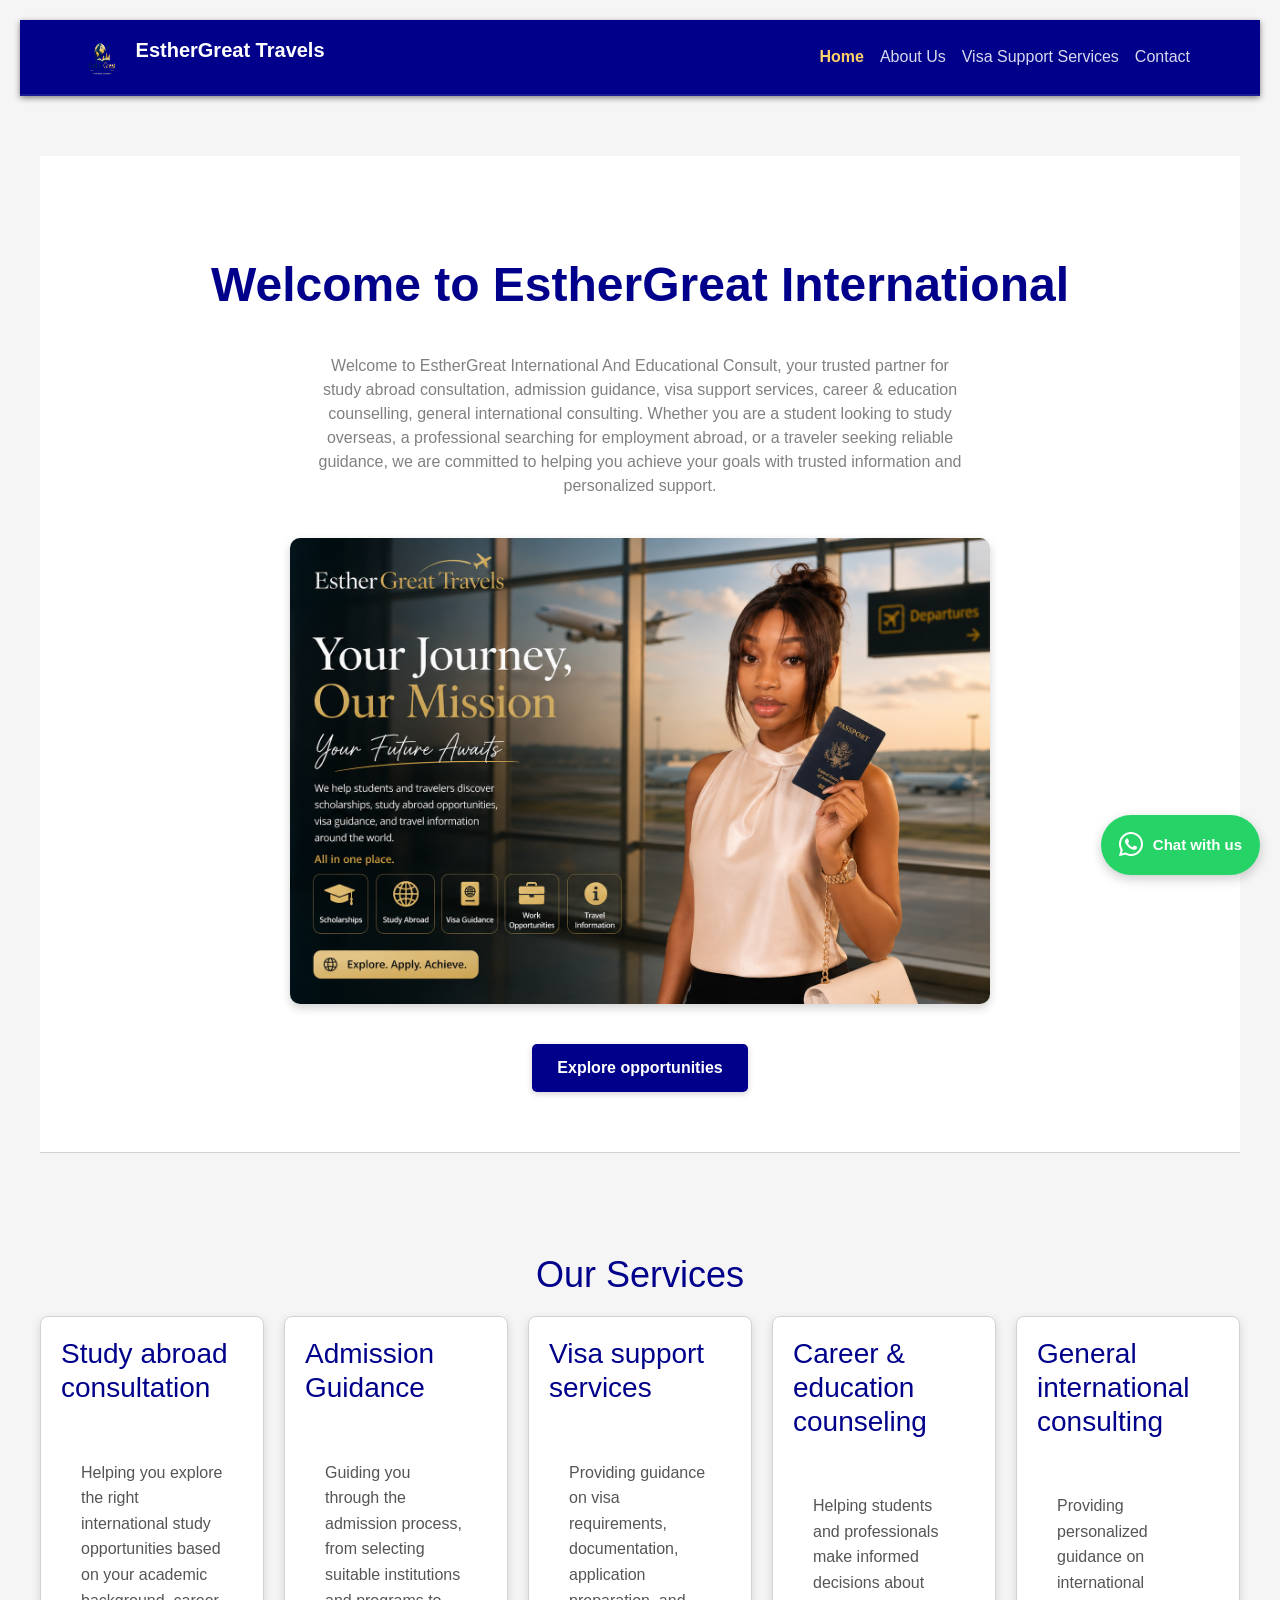
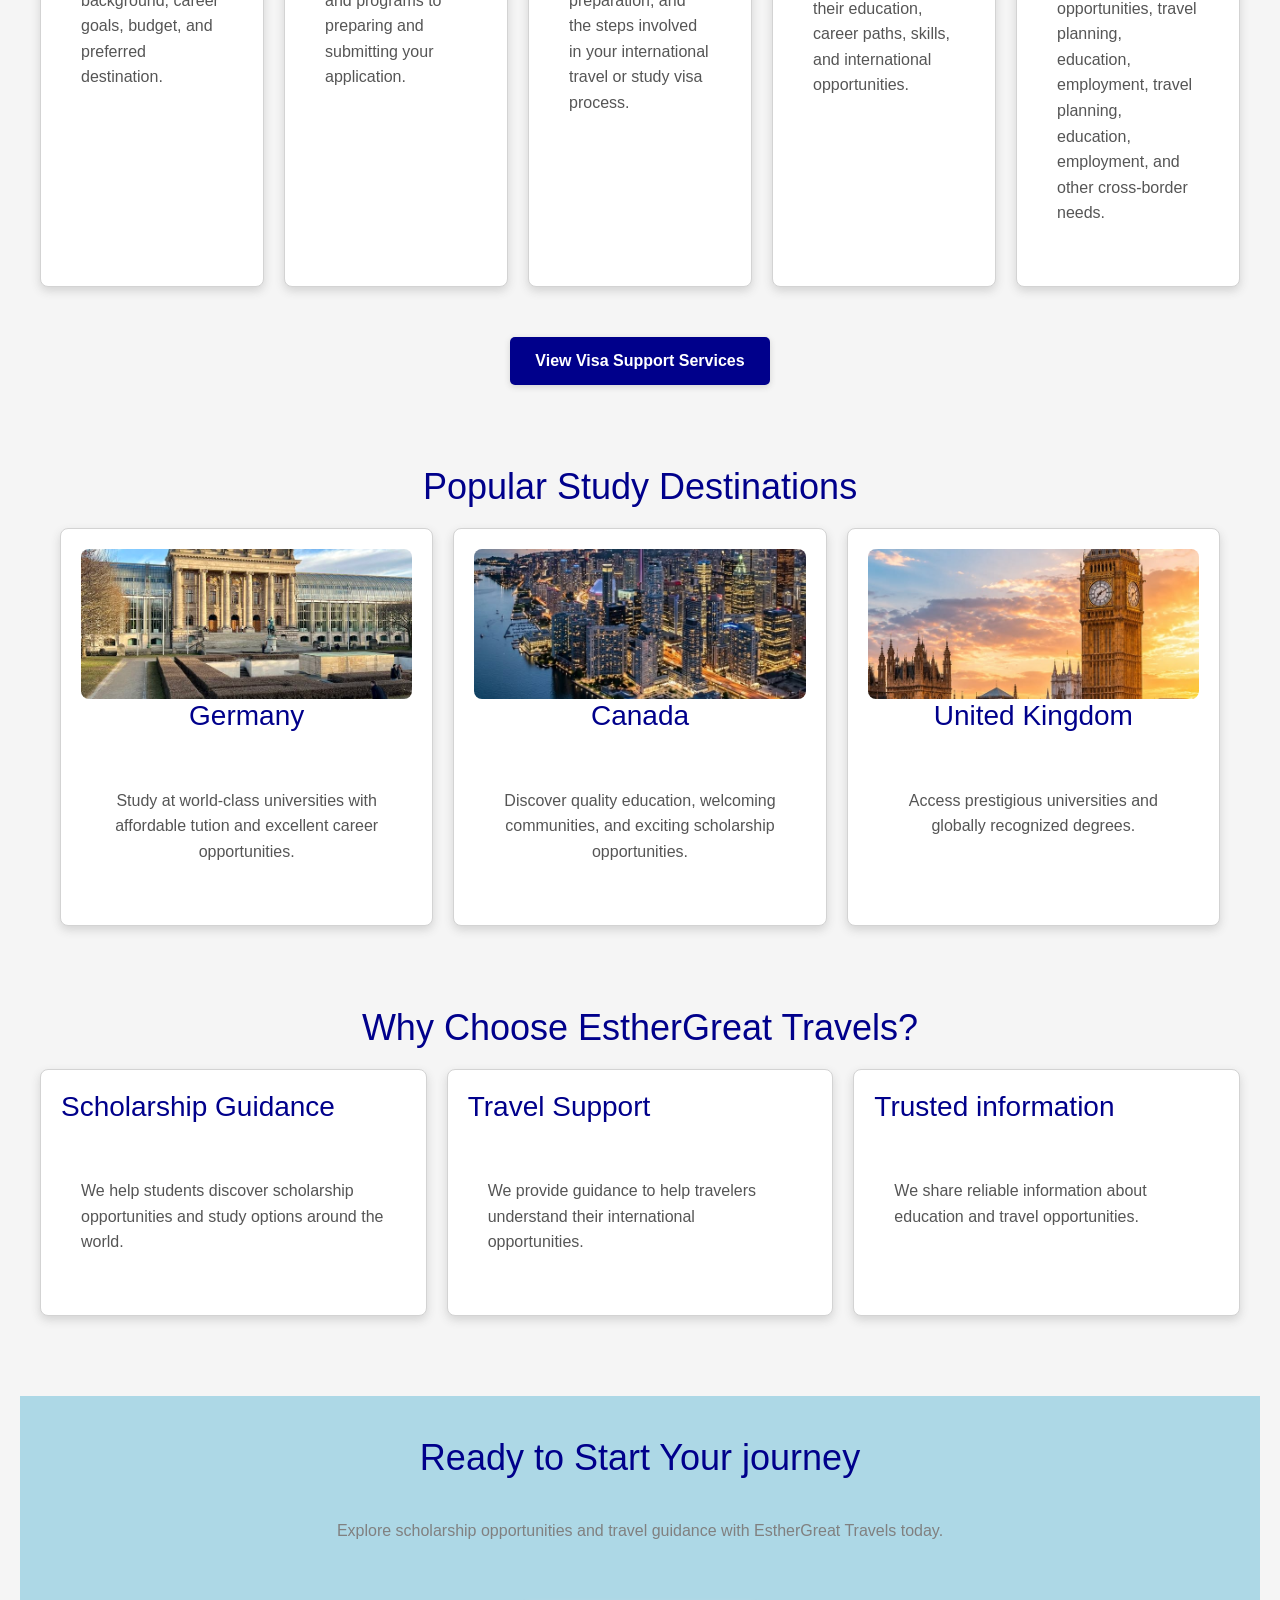
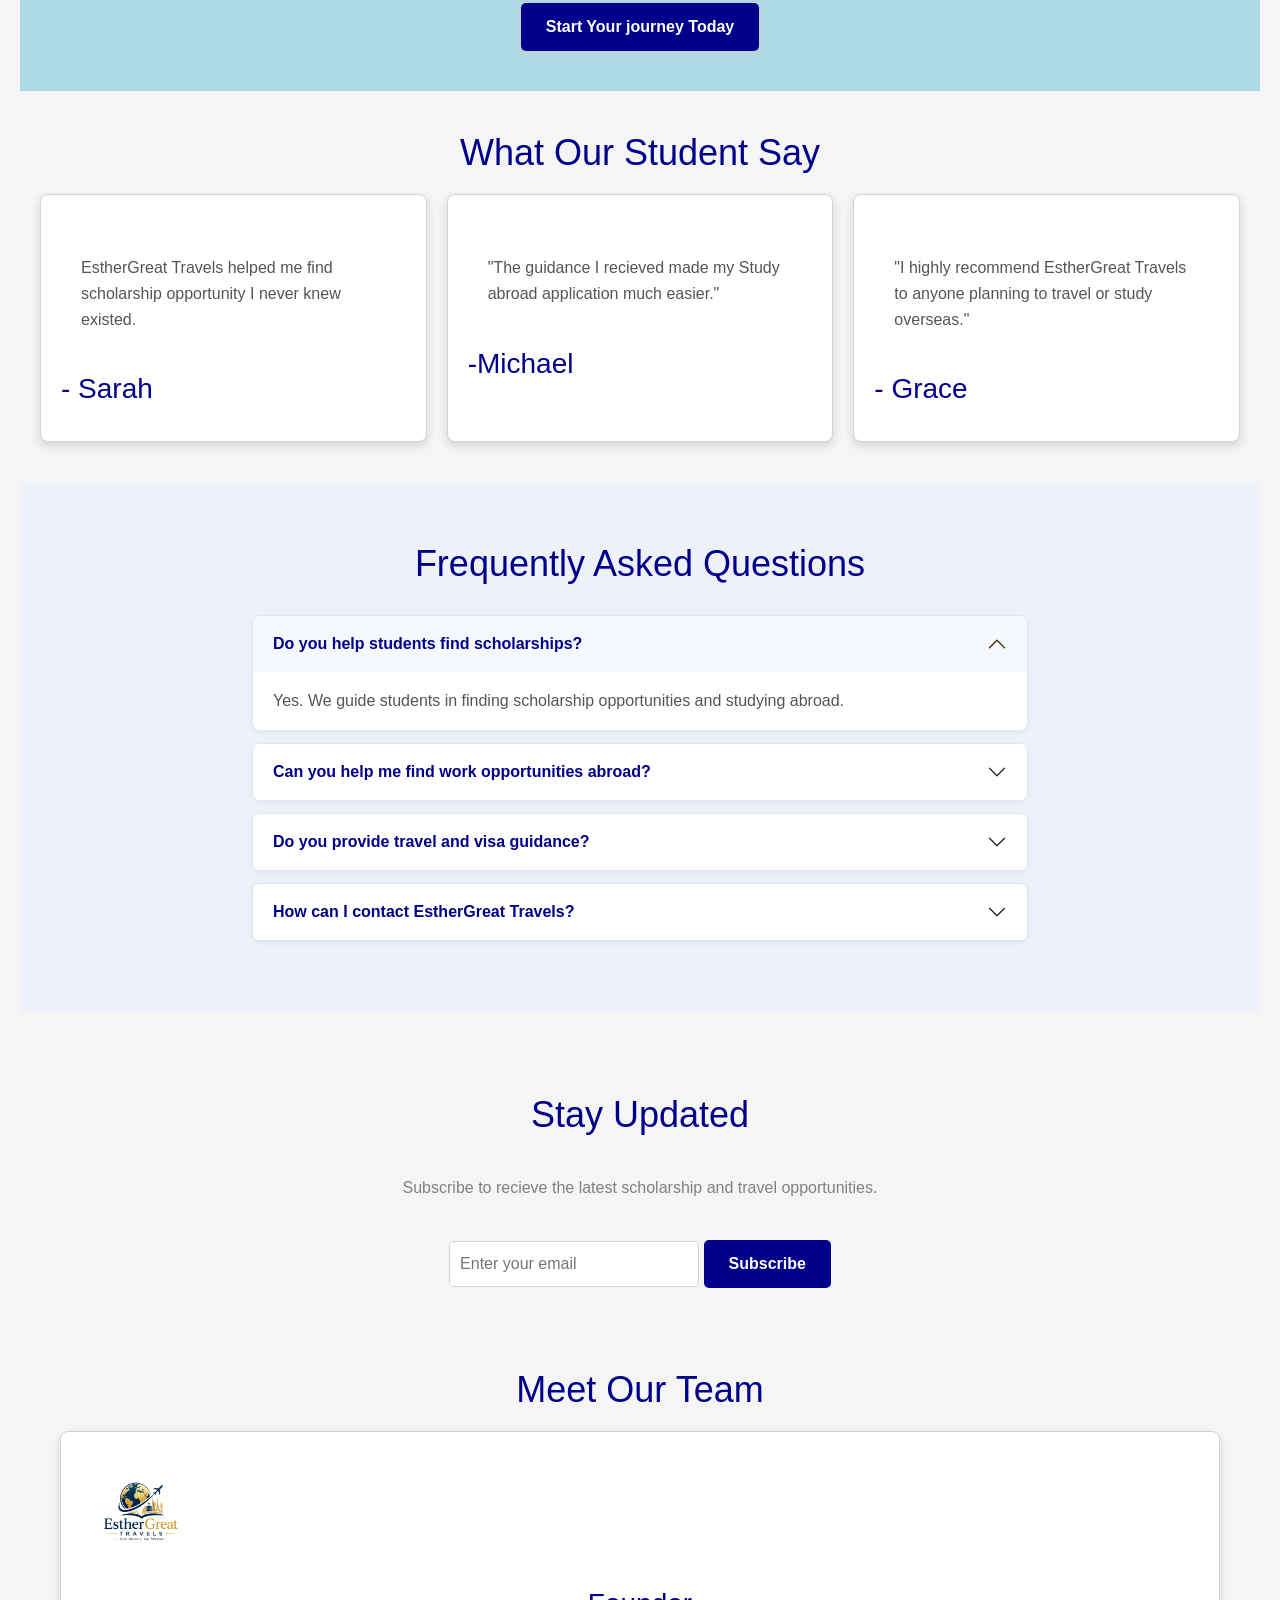
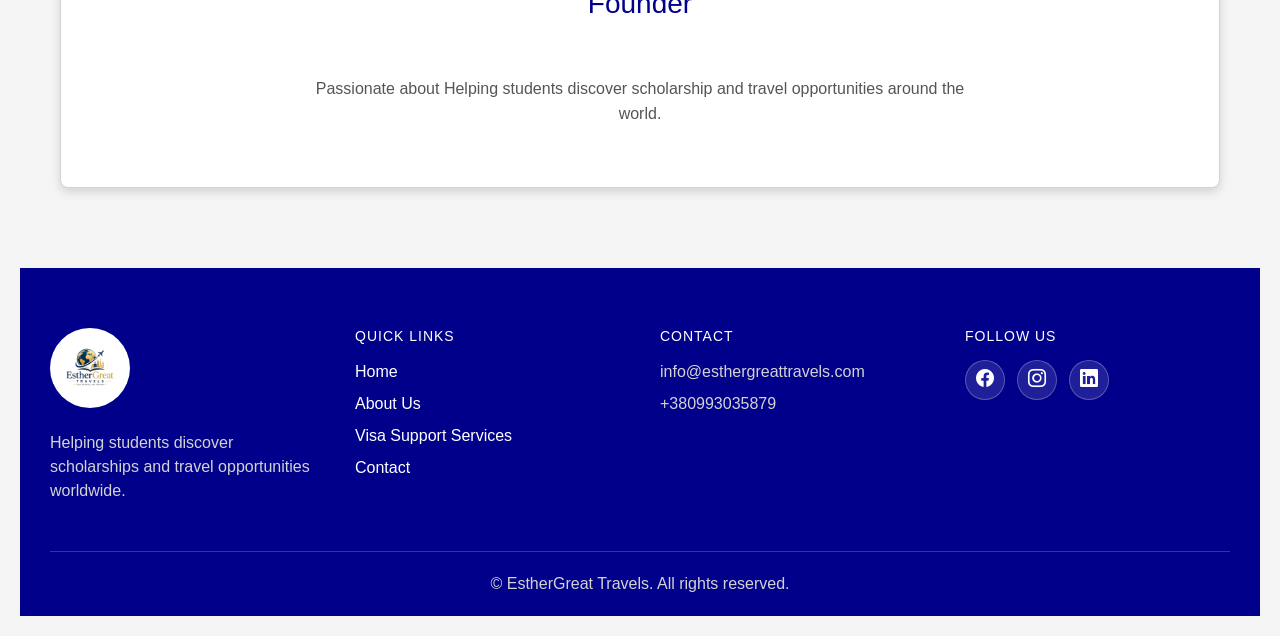
<file: index.html>
<!DOCTYPE html>
<html>

<head>
  <meta charset="UTF-8">
  <meta name="viewport" content="width=device-width, initial-scale=1.0">
  <title>EstherGreat International</title>
  <link href="https://cdn.jsdelivr.net/npm/bootstrap@5.3.3/dist/css/bootstrap.min.css" rel="stylesheet">
  <link href="https://cdn.jsdelivr.net/npm/bootstrap-icons@1.11.3/font/bootstrap-icons.min.css" rel="stylesheet">
  <link rel="stylesheet" href="assets/css/style.css">
</head>

<body>

  <nav class="navbar navbar-expand-lg navbar-dark navbar-esther">
    <div class="container">
      <a class="navbar-brand" href="index.html">
        <img src="assets/images/logo.jpg" alt="EstherGreat Travels logo" width="40" height="40" class="d-inline-block align-text-top me-2 rounded-circle">
        EstherGreat Travels
      </a>
      <button class="navbar-toggler" type="button" data-bs-toggle="collapse" data-bs-target="#estherMainNav" aria-controls="estherMainNav" aria-expanded="false" aria-label="Toggle navigation">
        <span class="navbar-toggler-icon"></span>
      </button>
      <div class="collapse navbar-collapse" id="estherMainNav">
        <ul class="navbar-nav ms-auto mb-2 mb-lg-0">
          <li class="nav-item">
            <a class="nav-link active" aria-current="page" href="index.html">Home</a> 
          </li>
          <li class="nav-item">
            <a class="nav-link" href="pages/about.html">About Us</a>
          </li>
          <li class="nav-item">
            <a class="nav-link" href="pages/visa-support.html">Visa Support Services</a>
          </li>
          <li class="nav-item">
            <a class="nav-link" href="pages/contact.html">Contact</a>
          </li>
        </ul>
      </div>
    </div>
  </nav>

  <section class="hero">
    <header>
      <h1>Welcome to EstherGreat International</h1>

      <p>
        Welcome to EstherGreat International And Educational Consult, 
        your trusted partner for study
        abroad consultation, admission guidance, visa support services, 
        career & education counselling, general international consulting. Whether you are a
        student looking to study overseas, a
        professional searching for employment
        abroad, or a traveler seeking reliable
        guidance, we are committed to helping
        you achieve your goals with trusted
        information and personalized support.

      </p>

      <img src="assets/images/hero-image.jpg" alt="Students studying abroad">

      <a href="#" class="hero-button">Explore
        opportunities</a>

    </header>

  </section>


  <section>
    <h2>Our Services</h2>

    <div class="services">

      <div class="card">
        <h3>Study abroad consultation</h3>
        <p>Helping you explore the right international study opportunities based on your academic background, 
          career goals, budget, and preferred destination.</p>
      </div>

      <div class="card">
        <h3>Admission Guidance</h3>
        <p>Guiding you through the admission process, from selecting suitable institutions and programs
          to preparing and submitting your application.</p>

      </div>

      <div class="card">
        <h3>Visa support services</h3>
        <p>Providing guidance on visa requirements, documentation, application preparation, and 
          the steps involved in your international travel or study visa process.</p>
      </div>

      <div class="card">
        <h3>Career & education counseling</h3>
        <p>Helping students and professionals make informed decisions about their education, 
          career paths, skills, and international opportunities.</p>
      </div>

      <div class="card">
        <h3>General international consulting</h3>
        <p>Providing personalized guidance on international opportunities, travel planning, education, employment,
           travel planning, education, employment, and other cross-border needs.</p>
      </div>

    </div>

    <div class="services-cta">
      <a href="pages/scholarship.html" class="hero-button">View Visa Support Services</a>
    </div>

  </section>

  <section class="destinations">
    <h2>Popular Study Destinations</h2>
    <div class="services">

      <div class="card">

        <img src="assets/images/germany.jpg" alt="Germany">

        <h3>Germany</h3>
        <p>Study at world-class
          universities with affordable tution and
          excellent career opportunities.</p>
      </div>

      <div class="card">

        <img src="assets/images/canada.jpg" alt="Canada">

        <h3>Canada</h3>
        <p>Discover quality education,
          welcoming communities, and exciting
          scholarship opportunities.</p>
      </div>

      <div class="card">

        <img src="assets/images/uk.jpg" alt="United Kingdom">

        <h3>United Kingdom</h3>
        <p>Access prestigious
          universities and globally recognized
          degrees.</p>
      </div>

    </div>

  </section>

  <section class="why-us">

    <h2>Why Choose EstherGreat Travels?</h2>

    <div class="services">

      <div class="card">

        <h3>Scholarship Guidance</h3>

        <p>
          We help students discover
          scholarship opportunities and study options
          around the world.
        </p>

      </div>

      <div class="card">

        <h3>Travel Support</h3>

        <p>
          We provide guidance to help
          travelers understand their international
          opportunities.
        </p>

      </div>

      <div class="card">

        <h3>Trusted information</h3>

        <p>
          We share reliable information
          about education and travel opportunities.
        </p>

      </div>

    </div>

  </section>

  <section class="cta">

    <h2>Ready to Start Your journey</h2>

    <p>
      Explore scholarship opportunities
      and travel guidance with EstherGreat
      Travels today.
    </p>

    <a href="pages/contact.html" class="hero-button">
      Start Your journey Today
    </a>

  </section>

  <section class="testimonials">

    <h2>What Our Student Say</h2>

    <div class="services">

      <div class="card">
        <p>EstherGreat Travels helped
          me find scholarship opportunity I never
          knew existed.</p>

        <h3>- Sarah</h3>
      </div>

      <div class="card">
        <p>"The guidance I recieved
          made my Study abroad application much easier."</p>

        <h3>-Michael</h3>
      </div>

      <div class="card">
        <p>"I highly recommend
          EstherGreat Travels to anyone planning to
          travel or study overseas."</p>
        <h3>- Grace</h3>
      </div>

    </div>

  </section>

  <section class="faq">
    <div class="container">
      <h2>Frequently Asked Questions</h2>

      <div class="accordion" id="faqAccordion">
        <div class="accordion-item">
          <h3 class="accordion-header" id="faqHeading1">
            <button class="accordion-button" type="button" data-bs-toggle="collapse" data-bs-target="#faqCollapse1" aria-expanded="true" aria-controls="faqCollapse1">
              Do you help students find scholarships?
            </button>
          </h3>
          <div id="faqCollapse1" class="accordion-collapse collapse show" aria-labelledby="faqHeading1" data-bs-parent="#faqAccordion">
            <div class="accordion-body">
              Yes. We guide students in finding scholarship opportunities and studying abroad.
            </div>
          </div>
        </div>

        <div class="accordion-item">
          <h3 class="accordion-header" id="faqHeading2">
            <button class="accordion-button collapsed" type="button" data-bs-toggle="collapse" data-bs-target="#faqCollapse2" aria-expanded="false" aria-controls="faqCollapse2">
              Can you help me find work opportunities abroad?
            </button>
          </h3>
          <div id="faqCollapse2" class="accordion-collapse collapse" aria-labelledby="faqHeading2" data-bs-parent="#faqAccordion">
            <div class="accordion-body">
              Yes. We provide information and guidance on international job opportunities and work abroad programs.
            </div>
          </div>
        </div>

        <div class="accordion-item">
          <h3 class="accordion-header" id="faqHeading3">
            <button class="accordion-button collapsed" type="button" data-bs-toggle="collapse" data-bs-target="#faqCollapse3" aria-expanded="false" aria-controls="faqCollapse3">
              Do you provide travel and visa guidance?
            </button>
          </h3>
          <div id="faqCollapse3" class="accordion-collapse collapse" aria-labelledby="faqHeading3" data-bs-parent="#faqAccordion">
            <div class="accordion-body">
              Yes. We share helpful information about travel preparation, visa processes, and international opportunities.
            </div>
          </div>
        </div>

        <div class="accordion-item">
          <h3 class="accordion-header" id="faqHeading4">
            <button class="accordion-button collapsed" type="button" data-bs-toggle="collapse" data-bs-target="#faqCollapse4" aria-expanded="false" aria-controls="faqCollapse4">
              How can I contact EstherGreat Travels?
            </button>
          </h3>
          <div id="faqCollapse4" class="accordion-collapse collapse" aria-labelledby="faqHeading4" data-bs-parent="#faqAccordion">
            <div class="accordion-body">
              You can contact us through our Contact page, email, or phone number for more information.
            </div>
          </div>
        </div>
      </div>
    </div>
  </section>

  <section class="newsletter">
    <h2>Stay Updated</h2>

    <p>
      Subscribe to recieve the latest
      scholarship and travel opportunities.
    </p>

    <form>

      <input type="email" placeholder="Enter your email">

      <button type="submit">Subscribe</button>

    </form>

  </section>

  <section class="team">

    <h2>Meet Our Team</h2>

    <div class="services">

      <div class="card">

        <img src="assets/images/logo.jpg" alt="Founder">

        <h3>Founder</h3>

        <p>
          Passionate about Helping
          students discover scholarship and travel
          opportunities around the world.
        </p>

      </div>

    </div>

  </section>

  <footer>
    <div class="footer-grid">
      <div class="footer-col">
        <img src="assets/images/logo.jpg" alt="EstherGreat Travels logo">
        <p>Helping students discover scholarships and travel opportunities worldwide.</p>
      </div>

      <div class="footer-col">
        <h4>Quick Links</h4>
        <p><a href="index.html">Home</a></p>
        <p><a href="pages/about.html">About Us</a></p>
        <p><a href="pages/scholarship.html">Visa Support Services</a></p>
        <p><a href="pages/contact.html">Contact</a></p>
      </div>

      <div class="footer-col">
        <h4>Contact</h4>
        <p>info@esthergreattravels.com</p>
        <p>+380993035879</p>
      </div>

      <div class="footer-col">
        <h4>Follow Us</h4>
        <div class="footer-socials">
          <a href="#" aria-label="Facebook"><i class="bi bi-facebook"></i></a>
          <a href="#" aria-label="Instagram"><i class="bi bi-instagram"></i></a>
          <a href="#" aria-label="LinkedIn"><i class="bi bi-linkedin"></i></a>
        </div>
      </div>
    </div>

    <div class="footer-bottom">
      <p>&copy; <span id="year"></span> EstherGreat Travels. All rights reserved.</p>
    </div>
  </footer>

  <script src="https://cdn.jsdelivr.net/npm/bootstrap@5.3.3/dist/js/bootstrap.bundle.min.js"></script>
  <script src="assets/js/year.js"></script>

  <!-- WhatsApp Floating Button -->
<a href="https://wa.me/380993035879?text=Hello%20EstherGreat%20Travels!%20I%20would%20like%20to%20make%20an%20inquiry."
   class="whatsapp-float"
   target="_blank"
   rel="noopener noreferrer"
   aria-label="Chat with EstherGreat Travels on WhatsApp">
    <i class="bi bi-whatsapp"></i>
    <span>Chat with us</span>
</a>
</body>

</html>
</file>
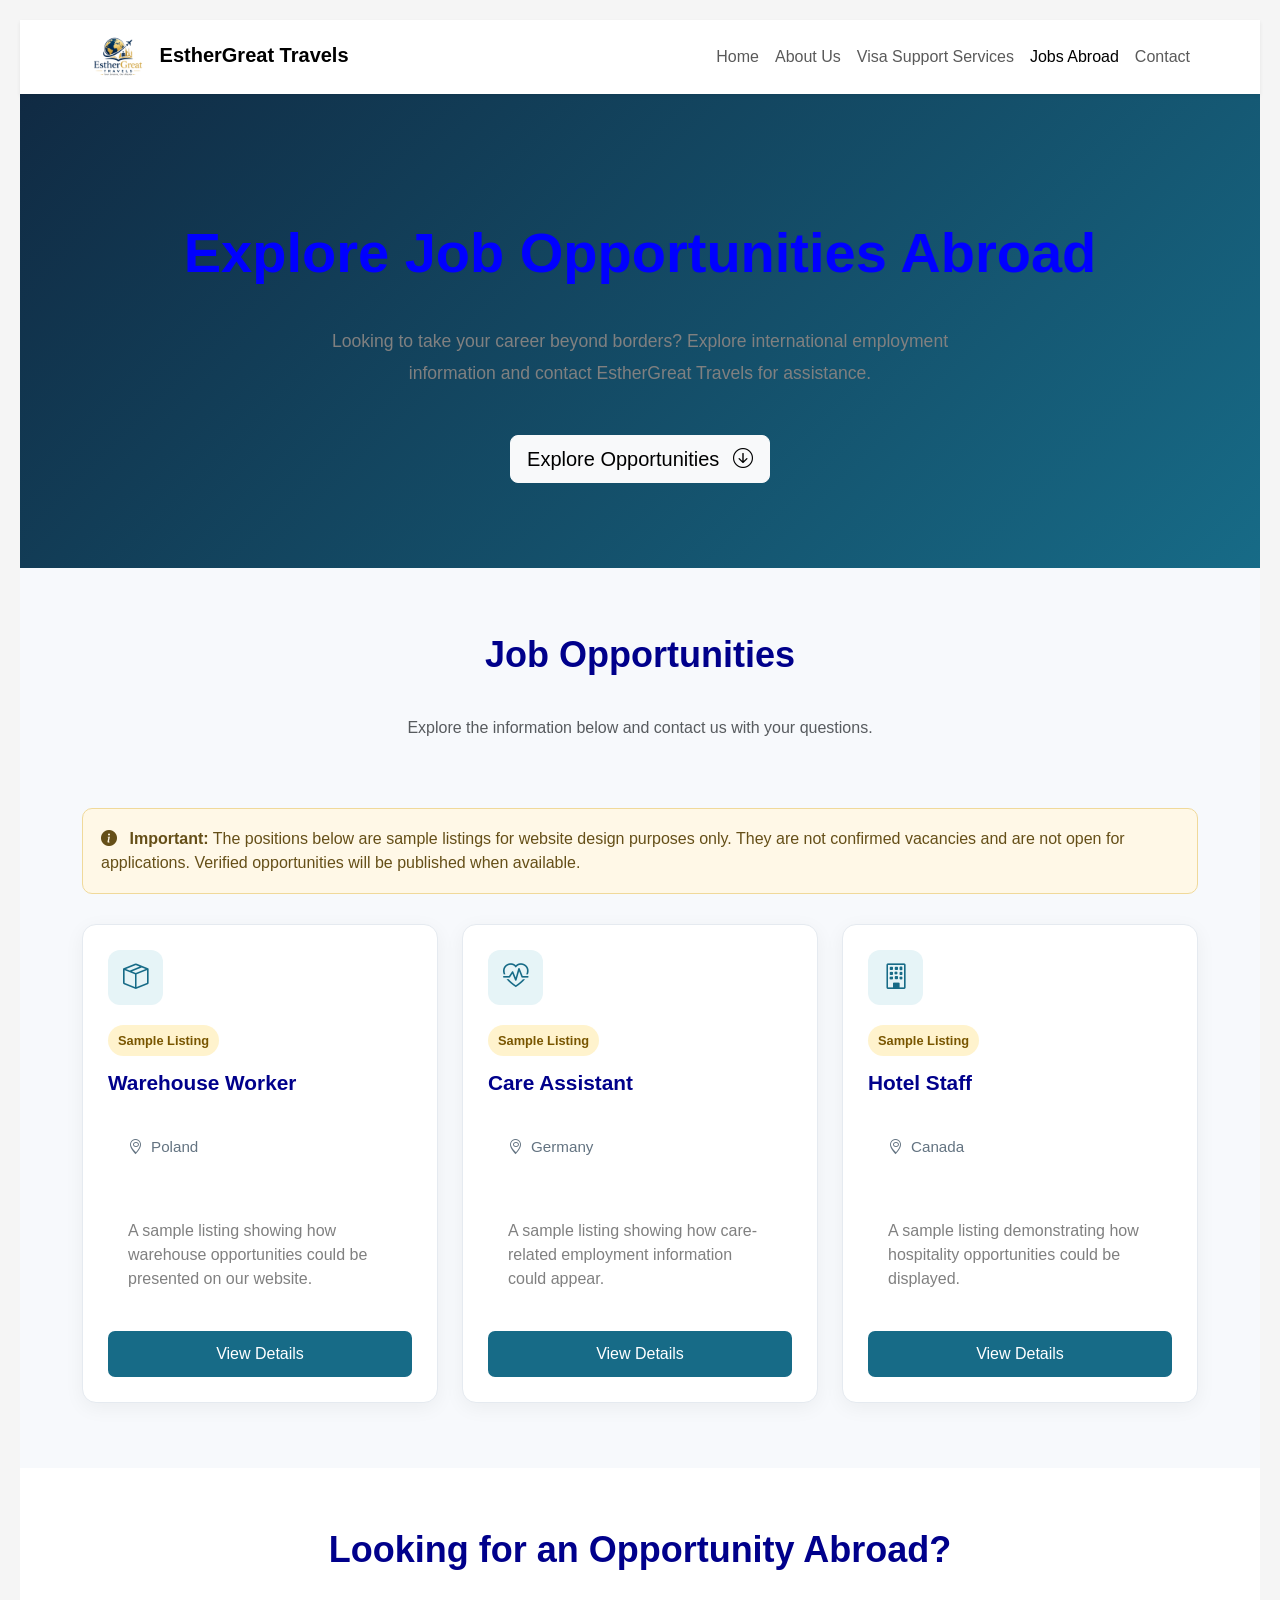
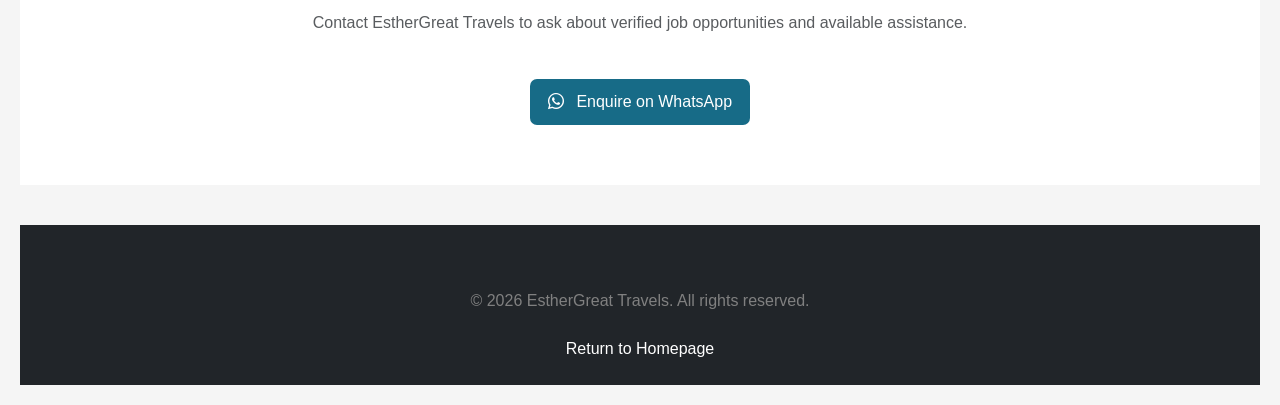
<file: jobs-abroad-before-supabse.html>
<!DOCTYPE html>
<html lang="en">
<head>
    <meta charset="UTF-8">
    <meta name="viewport" content="width=device-width, initial-scale=1.0">

    <title>Jobs Abroad | EstherGreat Travels</title>

    <meta name="description" content="Explore international job opportunities with EstherGreat Travels. Contact us for information about available positions abroad.">

    <link href="https://cdn.jsdelivr.net/npm/bootstrap@5.3.3/dist/css/bootstrap.min.css" rel="stylesheet">
    <link href="https://cdn.jsdelivr.net/npm/bootstrap-icons@1.11.3/font/bootstrap-icons.css" rel="stylesheet">
    <link rel="stylesheet" href="../assets/css/style.css">

    <style>
        .jobs-hero {
            background: linear-gradient(135deg, #102a43, #176b87);
            color: white;
            padding: 85px 20px;
            text-align: center;
        }

        .jobs-hero h1 {
            font-size: clamp(2rem, 5vw, 3.5rem);
            font-weight: 700;
            margin-bottom: 20px;
        }

        .jobs-hero p {
            max-width: 700px;
            margin: 0 auto 25px;
            font-size: 1.1rem;
            line-height: 1.8;
        }

        .jobs-section {
            padding: 65px 0;
            background: #f7f9fc;
        }

        .job-card {
            height: 100%;
            background: white;
            border: 1px solid #e5eaf0;
            border-radius: 14px;
            padding: 25px;
            box-shadow: 0 5px 20px rgba(0, 0, 0, 0.05);
            transition: transform 0.2s ease, box-shadow 0.2s ease;
        }

        .job-card:hover {
            transform: translateY(-5px);
            box-shadow: 0 10px 25px rgba(0, 0, 0, 0.09);
        }

        .job-icon {
            width: 55px;
            height: 55px;
            display: flex;
            align-items: center;
            justify-content: center;
            background: #e6f4f7;
            color: #176b87;
            border-radius: 12px;
            font-size: 1.6rem;
            margin-bottom: 20px;
        }

        .job-card h3 {
            font-size: 1.3rem;
            font-weight: 700;
        }

        .job-meta {
            color: #637381;
            font-size: 0.95rem;
            margin-bottom: 10px;
        }

        .job-status {
            display: inline-block;
            padding: 6px 10px;
            border-radius: 20px;
            background: #fff3cd;
            color: #795600;
            font-size: 0.8rem;
            font-weight: 600;
            margin-bottom: 15px;
        }

        .job-details {
            display: none;
            border-top: 1px solid #e5eaf0;
            margin-top: 18px;
            padding-top: 18px;
        }

        .job-details.show {
            display: block;
        }

        .btn-jobs {
            background: #176b87;
            color: white;
            border: none;
            padding: 11px 18px;
            border-radius: 7px;
            text-decoration: none;
            display: inline-block;
            text-align: center;
        }

        .btn-jobs:hover {
            background: #102a43;
            color: white;
        }

        .jobs-notice {
            background: #fff8e7;
            border: 1px solid #f0d99a;
            border-radius: 10px;
            padding: 18px;
            color: #654f18;
            margin-bottom: 30px;
        }

        .jobs-cta {
            padding: 60px 20px;
            text-align: center;
            background: white;
        }

        @media (max-width: 576px) {
            .jobs-hero {
                padding: 60px 18px;
            }

            .job-card {
                padding: 20px;
            }
        }
    </style>
</head>

<body>

    <!-- Navigation -->
    <nav class="navbar navbar-expand-lg navbar-light bg-white shadow-sm">
        <div class="container">
            <a class="navbar-brand fw-bold" href="../index.html">
                <img src="../assets/images/logo.jpg"
                     alt="EstherGreat Travels logo"
                     style="height: 48px; width: auto;">
                EstherGreat Travels
            </a>

            <button class="navbar-toggler"
                    type="button"
                    data-bs-toggle="collapse"
                    data-bs-target="#jobsNavbar"
                    aria-controls="jobsNavbar"
                    aria-expanded="false"
                    aria-label="Toggle navigation">
                <span class="navbar-toggler-icon"></span>
            </button>

            <div class="collapse navbar-collapse" id="jobsNavbar">
                <ul class="navbar-nav ms-auto">
                    <li class="nav-item">
                        <a class="nav-link" href="../index.html">Home</a>
                    </li>

                    <li class="nav-item">
                        <a class="nav-link" href="about.html">About Us</a>
                    </li>

                    <li class="nav-item">
                        <a class="nav-link" href="visa-support.html">Visa Support Services</a>
                    </li>

                    <li class="nav-item">
                        <a class="nav-link active" href="jobs-abroad.html">Jobs Abroad</a>
                    </li>

                    <li class="nav-item">
                        <a class="nav-link" href="contact.html">Contact</a>
                    </li>
                </ul>
            </div>
        </div>
    </nav>

    <!-- Hero Section -->
    <section class="jobs-hero">
        <div class="container">
            <h1>Explore Job Opportunities Abroad</h1>

            <p>
                Looking to take your career beyond borders?
                Explore international employment information and contact
                EstherGreat Travels for assistance.
            </p>

            <a href="#job-listings" class="btn btn-light btn-lg">
                Explore Opportunities
                <i class="bi bi-arrow-down-circle ms-2"></i>
            </a>
        </div>
    </section>

    <!-- Job Listings -->
    <section class="jobs-section" id="job-listings">
        <div class="container">

            <div class="text-center mb-5">
                <h2 class="fw-bold">Job Opportunities</h2>
                <p class="text-muted">
                    Explore the information below and contact us with your questions.
                </p>
            </div>

            <div class="jobs-notice">
                <i class="bi bi-info-circle-fill me-2"></i>
                <strong>Important:</strong>
                The positions below are sample listings for website design
                purposes only. They are not confirmed vacancies and are not
                open for applications. Verified opportunities will be published
                when available.
            </div>

            <div class="row g-4">

                <!-- Sample Job 1 -->
                <div class="col-md-6 col-lg-4">
                    <div class="job-card">
                        <div class="job-icon">
                            <i class="bi bi-box-seam"></i>
                        </div>

                        <span class="job-status">Sample Listing</span>

                        <h3>Warehouse Worker</h3>

                        <p class="job-meta">
                            <i class="bi bi-geo-alt me-2"></i>Poland
                        </p>

                        <p>
                            A sample listing showing how warehouse opportunities
                            could be presented on our website.
                        </p>

                        <button class="btn-jobs w-100"
                                type="button"
                                onclick="toggleJobDetails('job1', this)">
                            View Details
                        </button>

                        <div class="job-details" id="job1">
                            <p>
                                <strong>Position:</strong> Warehouse Worker
                            </p>
                            <p>
                                <strong>Location:</strong> Poland
                            </p>
                            <p>
                                Actual responsibilities, salary, eligibility
                                requirements, and application details must be
                                confirmed before this vacancy can be published.
                            </p>
                        </div>
                    </div>
                </div>

                <!-- Sample Job 2 -->
                <div class="col-md-6 col-lg-4">
                    <div class="job-card">
                        <div class="job-icon">
                            <i class="bi bi-heart-pulse"></i>
                        </div>

                        <span class="job-status">Sample Listing</span>

                        <h3>Care Assistant</h3>

                        <p class="job-meta">
                            <i class="bi bi-geo-alt me-2"></i>Germany
                        </p>

                        <p>
                            A sample listing showing how care-related employment
                            information could appear.
                        </p>

                        <button class="btn-jobs w-100"
                                type="button"
                                onclick="toggleJobDetails('job2', this)">
                            View Details
                        </button>

                        <div class="job-details" id="job2">
                            <p>
                                <strong>Position:</strong> Care Assistant
                            </p>
                            <p>
                                <strong>Location:</strong> Germany
                            </p>
                            <p>
                                Actual qualifications, language requirements,
                                salary, employer information, and eligibility
                                must be verified before publication.
                            </p>
                        </div>
                    </div>
                </div>

                <!-- Sample Job 3 -->
                <div class="col-md-6 col-lg-4">
                    <div class="job-card">
                        <div class="job-icon">
                            <i class="bi bi-building"></i>
                        </div>

                        <span class="job-status">Sample Listing</span>

                        <h3>Hotel Staff</h3>

                        <p class="job-meta">
                            <i class="bi bi-geo-alt me-2"></i>Canada
                        </p>

                        <p>
                            A sample listing demonstrating how hospitality
                            opportunities could be displayed.
                        </p>

                        <button class="btn-jobs w-100"
                                type="button"
                                onclick="toggleJobDetails('job3', this)">
                            View Details
                        </button>

                        <div class="job-details" id="job3">
                            <p>
                                <strong>Position:</strong> Hotel Staff
                            </p>
                            <p>
                                <strong>Location:</strong> Canada
                            </p>
                            <p>
                                Specific duties, salary, employer, eligibility,
                                and recruitment arrangements must be confirmed
                                before this opportunity is published.
                            </p>
                        </div>
                    </div>
                </div>

            </div>
        </div>
    </section>

    <!-- Contact Section -->
    <section class="jobs-cta">
        <div class="container">
            <h2 class="fw-bold mb-3">Looking for an Opportunity Abroad?</h2>

            <p class="text-muted mb-4">
                Contact EstherGreat Travels to ask about verified job
                opportunities and available assistance.
            </p>

            <a href="https://wa.me/380993035879?text=Hello%20EstherGreat%20Travels%2C%20I%20would%20like%20to%20enquire%20about%20job%20opportunities%20abroad."
               class="btn-jobs"
               target="_blank"
               rel="noopener noreferrer">
                <i class="bi bi-whatsapp me-2"></i>
                Enquire on WhatsApp
            </a>
        </div>
    </section>

    <!-- Footer -->
    <footer class="text-center py-4 bg-dark text-white">
        <div class="container">
            <p class="mb-1">
                &copy; <span id="currentYear"></span> EstherGreat Travels.
                All rights reserved.
            </p>

            <a href="../index.html" class="text-white text-decoration-none">
                Return to Homepage
            </a>
        </div>
    </footer>

    <script src="https://cdn.jsdelivr.net/npm/bootstrap@5.3.3/dist/js/bootstrap.bundle.min.js"></script>

    <script>
        function toggleJobDetails(jobId, button) {
            const details = document.getElementById(jobId);
            details.classList.toggle("show");

            if (details.classList.contains("show")) {
                button.textContent = "Hide Details";
            } else {
                button.textContent = "View Details";
            }
        }

        document.getElementById("currentYear").textContent =
            new Date().getFullYear();
    </script>

</body>
</html>
</file>
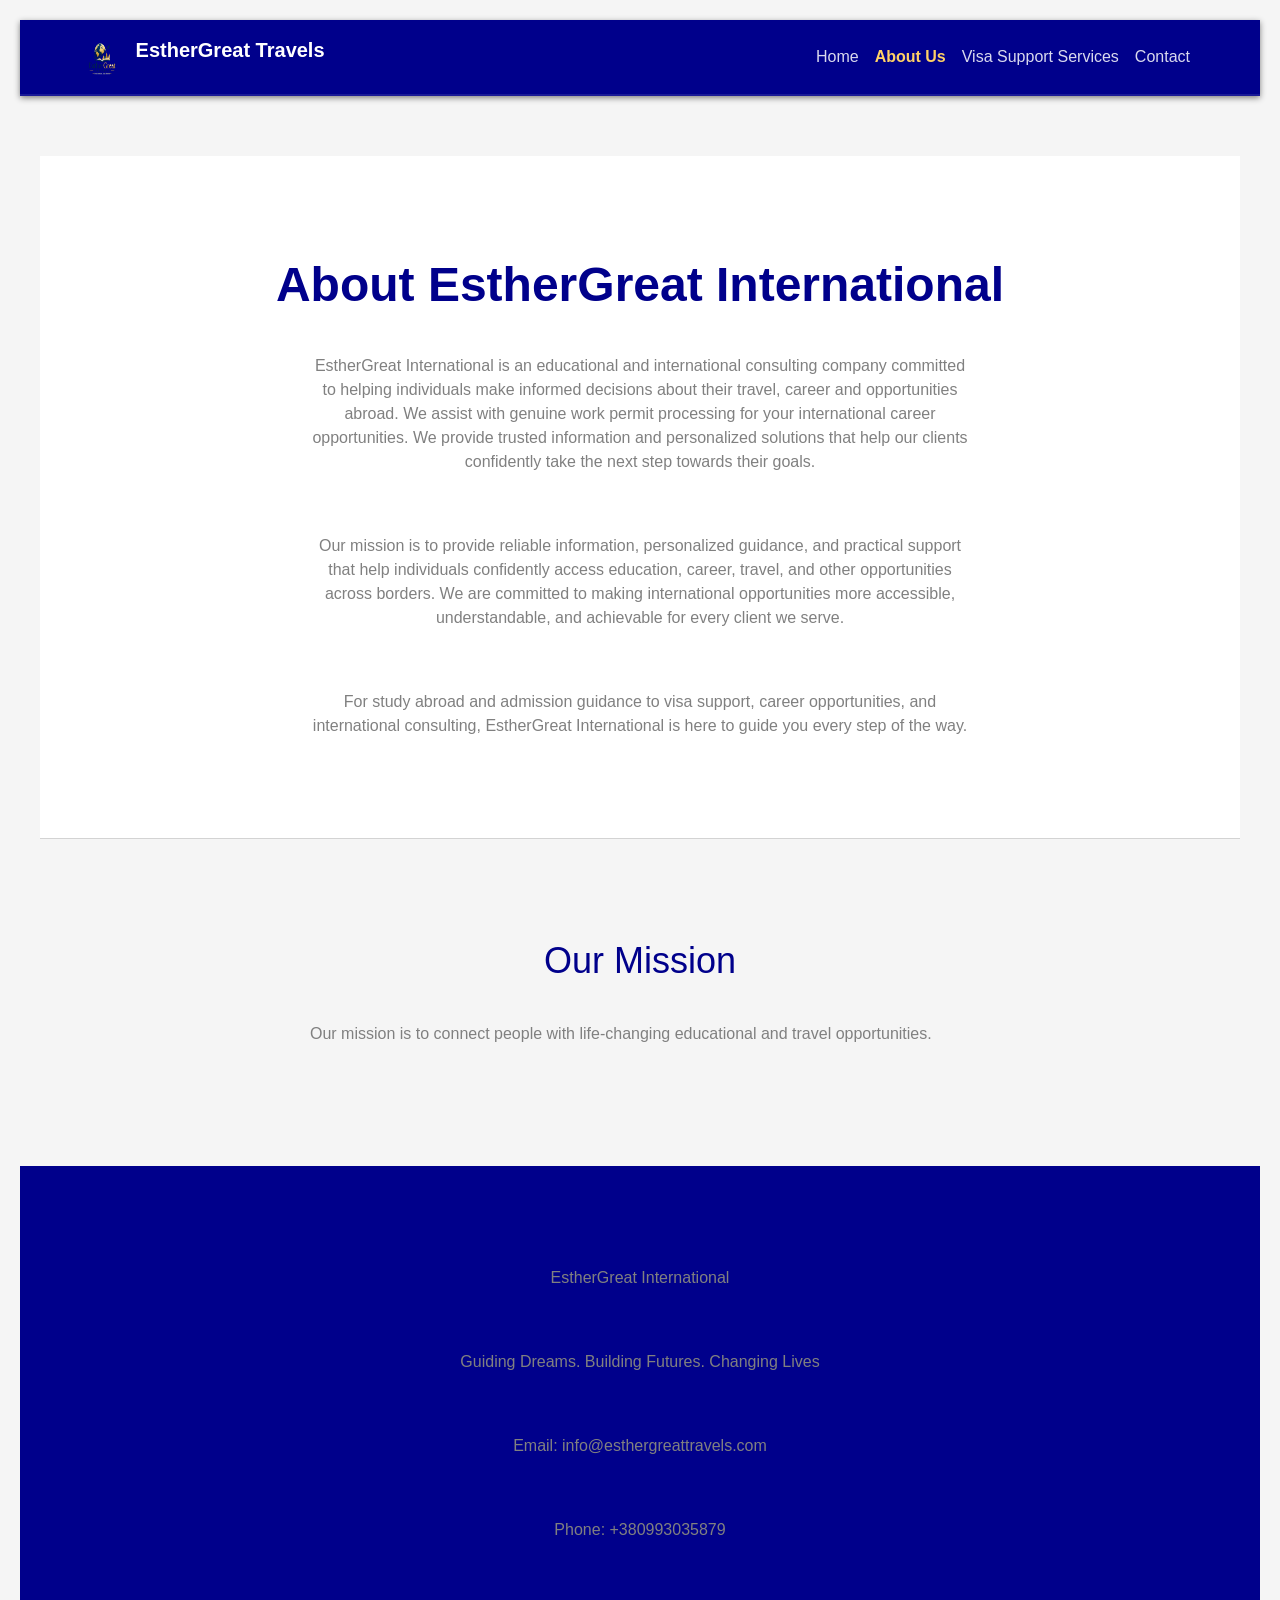
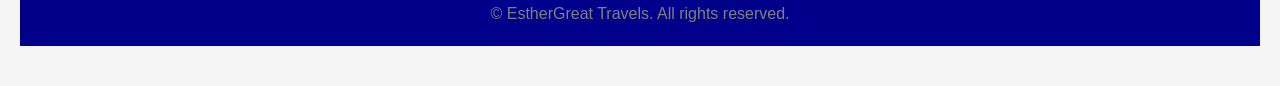
<file: pages/about.html>
<!DOCTYPE html>
<html>
<head>
  <meta charset="UTF-8">
  <meta name="viewport" content="width=device-width, initial-scale=1.0">
  <title>About Us - EstherGreat International</title>
  <link href="https://cdn.jsdelivr.net/npm/bootstrap@5.3.3/dist/css/bootstrap.min.css" rel="stylesheet">
  <link href="https://cdn.jsdelivr.net/npm/bootstrap-icons@1.11.3/font/bootstrap-icons.min.css" rel="stylesheet">
  <link rel="stylesheet" href="../assets/css/style.css">
</head>

<body>

    <nav class="navbar navbar-expand-lg navbar-dark navbar-esther">
    <div class="container">
      <a class="navbar-brand" href="../index.html">
        <img src="../assets/images/logo.jpg" alt="EstherGreat Travels logo" width="40" height="40" class="d-inline-block align-text-top me-2 rounded-circle">
        EstherGreat Travels
      </a>
      <button class="navbar-toggler" type="button" data-bs-toggle="collapse" data-bs-target="#estherMainNav" aria-controls="estherMainNav" aria-expanded="false" aria-label="Toggle navigation">
        <span class="navbar-toggler-icon"></span>
      </button>
      <div class="collapse navbar-collapse" id="estherMainNav">
        <ul class="navbar-nav ms-auto mb-2 mb-lg-0">
          <li class="nav-item">
            <a class="nav-link" href="../index.html">Home</a>
          </li>
          <li class="nav-item">
            <a class="nav-link active" aria-current="page" href="about.html">About Us</a>
          </li>
          <li class="nav-item">
    <a class="nav-link" href="visa-support.html">Visa Support Services</a>
</li>
          <li class="nav-item">
            <a class="nav-link" href="contact.html">Contact</a>
          </li>
        </ul>
      </div>
    </div>
  </nav>

<section class="hero">

     <header>

        <h1>About EstherGreat International</h1>

        <p>
            EstherGreat International is an educational and international consulting company committed to 
    helping individuals make informed decisions about their travel, career and opportunities abroad. We assist
    with genuine work permit processing for your international career opportunities.
    We provide trusted information and personalized solutions that help our clients confidently take the next step towards their goals.
        </p>

        <p>
             Our mission is to provide reliable information, personalized guidance, and practical support that help individuals confidently 
             access education, career, travel, and other opportunities across borders. We are committed to making international opportunities
             more accessible, understandable, and achievable for every client we serve.

        </p>

        <p>
            For study abroad and admission guidance to visa support, career opportunities, and international consulting,
    EstherGreat International is here to guide you every step of the way.
        </p>
    
     </header>
  
  </section>

  <section>

      <h2>Our Mission</h2>

      <p>
          Our mission is to connect people
  with life-changing 
          educational and travel
  opportunities.
      </p>

  </section>

<footer>
       <p>EstherGreat International</p>

     <p>
         Guiding Dreams. Building Futures. Changing Lives
     </p>

     <p>
         Email: info@esthergreattravels.com
     </p>

     <p>
         Phone: +380993035879
     </p>
       
     <p>
        &copy; <span id="year"></span> EstherGreat Travels.
    All rights reserved.
     </p>
</footer>

  <script src="https://cdn.jsdelivr.net/npm/bootstrap@5.3.3/dist/js/bootstrap.bundle.min.js"></script>
  <script src="../assets/js/year.js"></script>

</body>
</html>
</file>
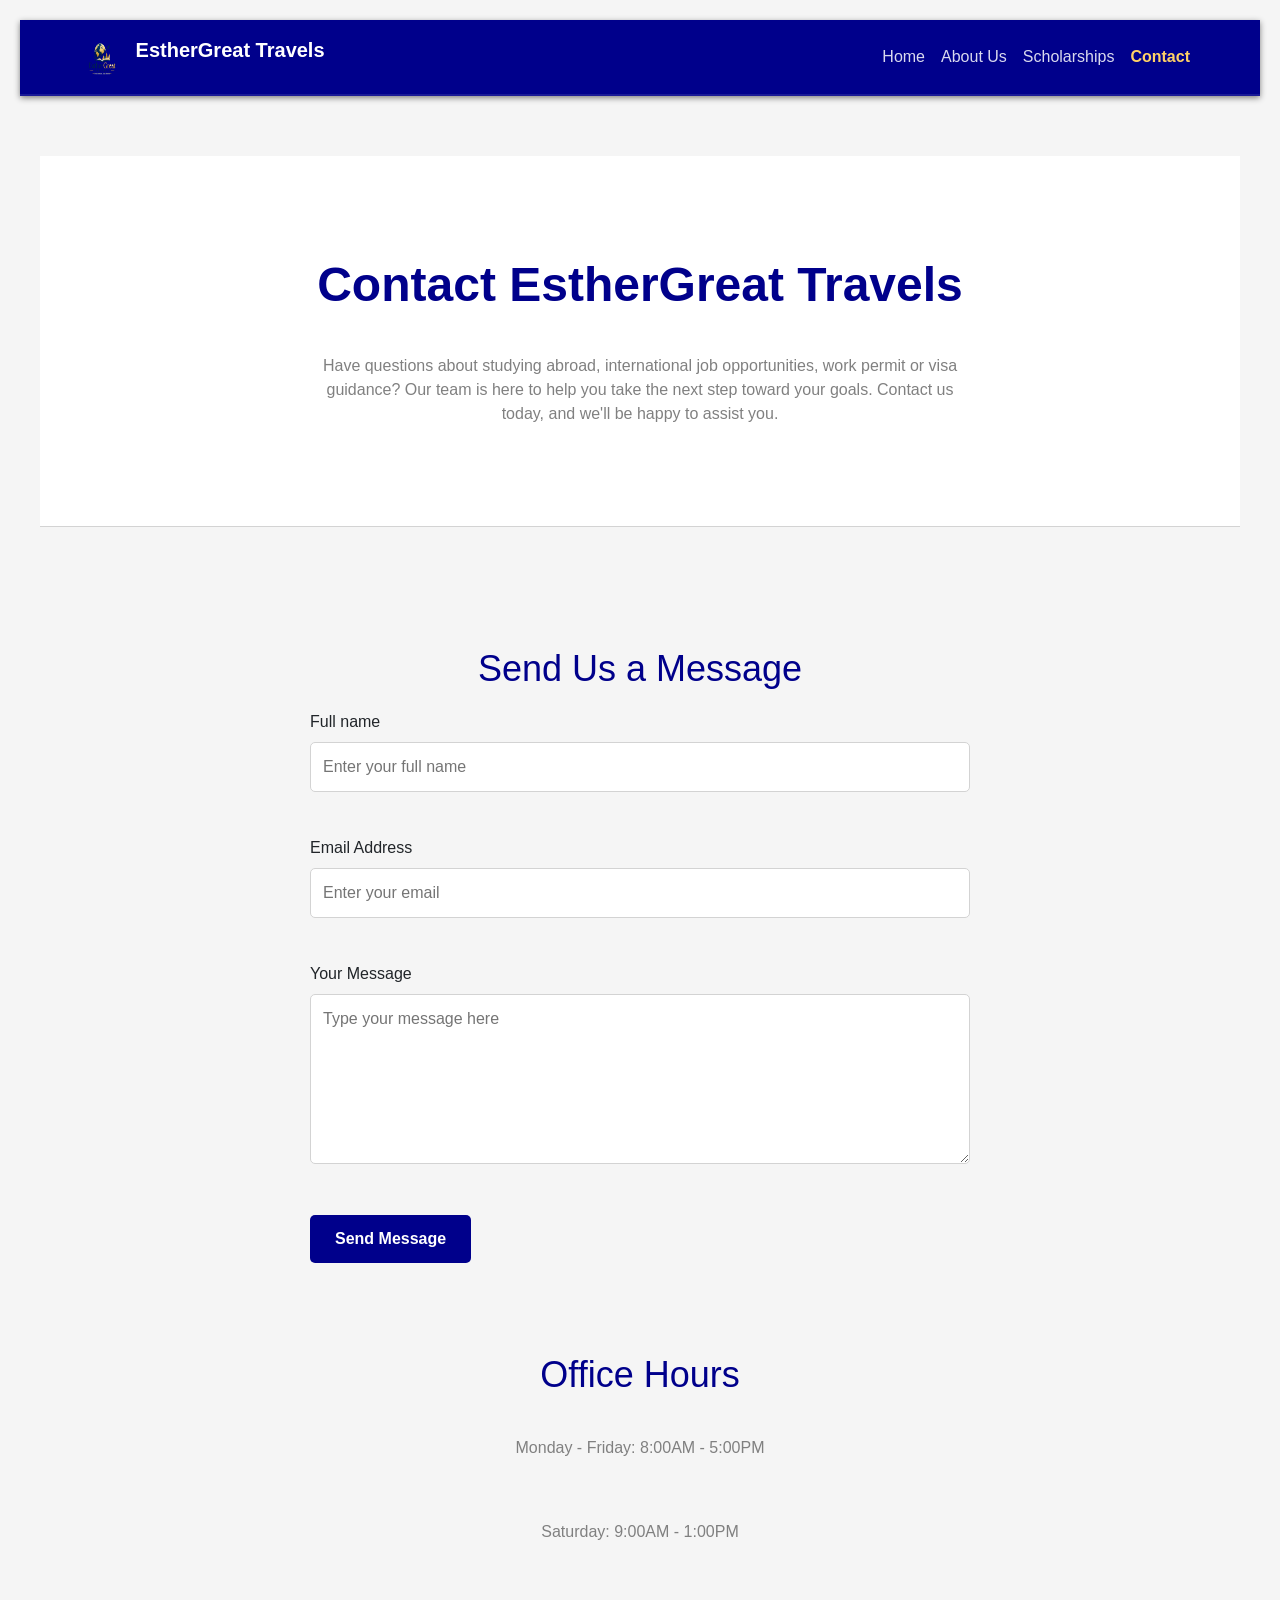
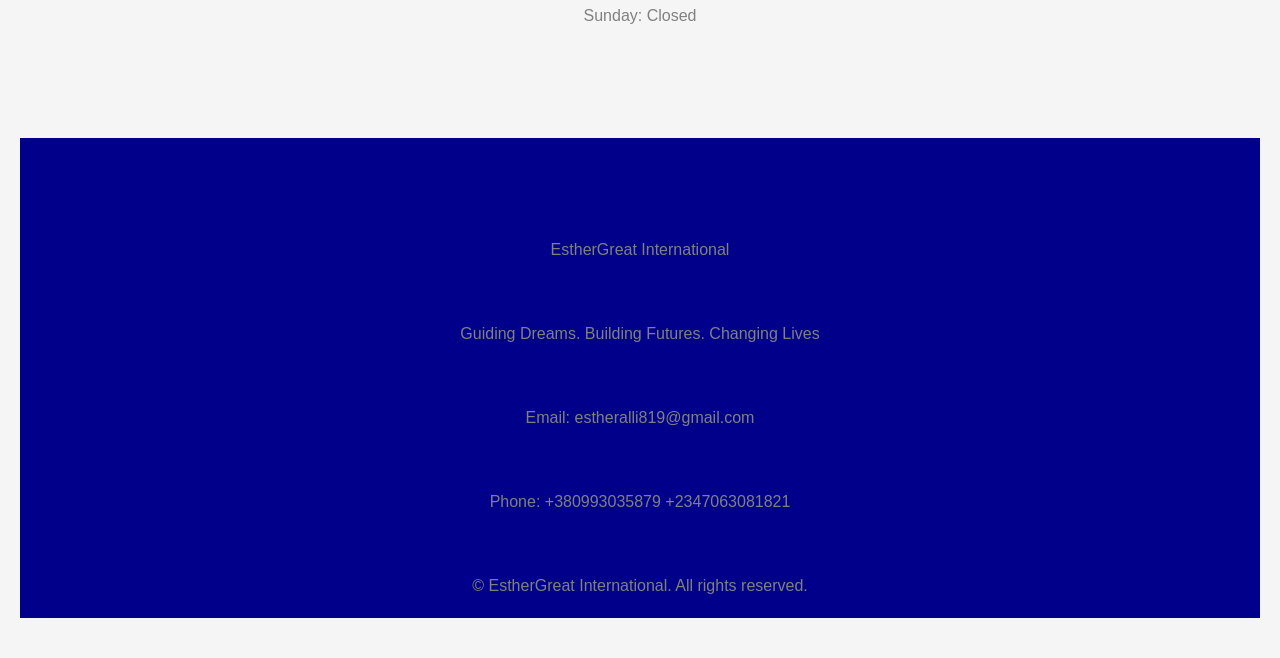
<file: pages/contact.html>
<!DOCTYPE html>
<html lang="en">
<head>
  <meta charset="UTF-8">
  <meta name="viewport" content="width=device-width, initial-scale=1.0">
  <title>Contact Us - EstherGreat Travels</title>
  <link href="https://cdn.jsdelivr.net/npm/bootstrap@5.3.3/dist/css/bootstrap.min.css" rel="stylesheet">
  <link href="https://cdn.jsdelivr.net/npm/bootstrap-icons@1.11.3/font/bootstrap-icons.min.css" rel="stylesheet">
  <link rel="stylesheet" href="../assets/css/style.css">
</head>

<body>

<nav class="navbar navbar-expand-lg navbar-dark navbar-esther">
    <div class="container">
      <a class="navbar-brand" href="../index.html">
        <img src="../assets/images/logo.jpg" alt="EstherGreat Travels logo" width="40" height="40" class="d-inline-block align-text-top me-2 rounded-circle">
        EstherGreat Travels
      </a>
      <button class="navbar-toggler" type="button" data-bs-toggle="collapse" data-bs-target="#estherMainNav" aria-controls="estherMainNav" aria-expanded="false" aria-label="Toggle navigation">
        <span class="navbar-toggler-icon"></span>
      </button>
      <div class="collapse navbar-collapse" id="estherMainNav">
        <ul class="navbar-nav ms-auto mb-2 mb-lg-0">
          <li class="nav-item">
            <a class="nav-link" href="../index.html">Home</a>
          </li>
          <li class="nav-item">
            <a class="nav-link" href="about.html">About Us</a>
          </li>
          <li class="nav-item">
            <a class="nav-link" href="scholarship.html">Scholarships</a>
          </li>
          <li class="nav-item">
            <a class="nav-link active" aria-current="page" href="contact.html">Contact</a>
          </li>
        </ul>
      </div>
    </div>
  </nav>

  <section class="hero">

      <header>
        <h1>Contact EstherGreat Travels</h1>

        <p>
            Have questions about studying abroad,
  international job opportunities, work permit or visa guidance? Our team is 
  here to help you take the next step toward your goals. Contact us
  today, and we'll be happy to assist you.
            </p>

      </header>

    </section>

    <section class="contact-form">

    <h2>Send Us a Message</h2>

    <form>

      <label for="name">Full name</label><br>
      <input type="text" id="name"
  placeholder="Enter your full name">
  
              <br><br>

      <label for="email">Email
     Address</label><br>
      <input type="email" id="email"
  placeholder="Enter your email">
  
              <br><br>

      <label for="message">Your
    Message</label><br>
      <textarea id="message" rows="6"
  placeholder="Type your message here"></textarea>
  
              <br><br>

      <button type="submit">Send 
  Message</button>

    
    </form>

  </section>

  <section class="office-hours">

       <h2>Office Hours</h2>

       <p>Monday - Friday: 8:00AM - 5:00PM</p>

       <p>Saturday: 9:00AM - 1:00PM</p>

       <p>Sunday: Closed</p>

  </section>
  

  <footer>
     <p>EstherGreat International</p>

     <p>
         Guiding Dreams. Building Futures. Changing Lives
     </p>

     <p>
         Email: estheralli819@gmail.com
     </p>

     <p>
         Phone: +380993035879
                +2347063081821
     </p>
       
     <p>
        &copy; <span id="year"></span> EstherGreat International.
    All rights reserved.
     </p>
  </footer>

  <script src="https://cdn.jsdelivr.net/npm/bootstrap@5.3.3/dist/js/bootstrap.bundle.min.js"></script>
  <script src="../assets/js/year.js"></script>

</body>

</html>
</file>
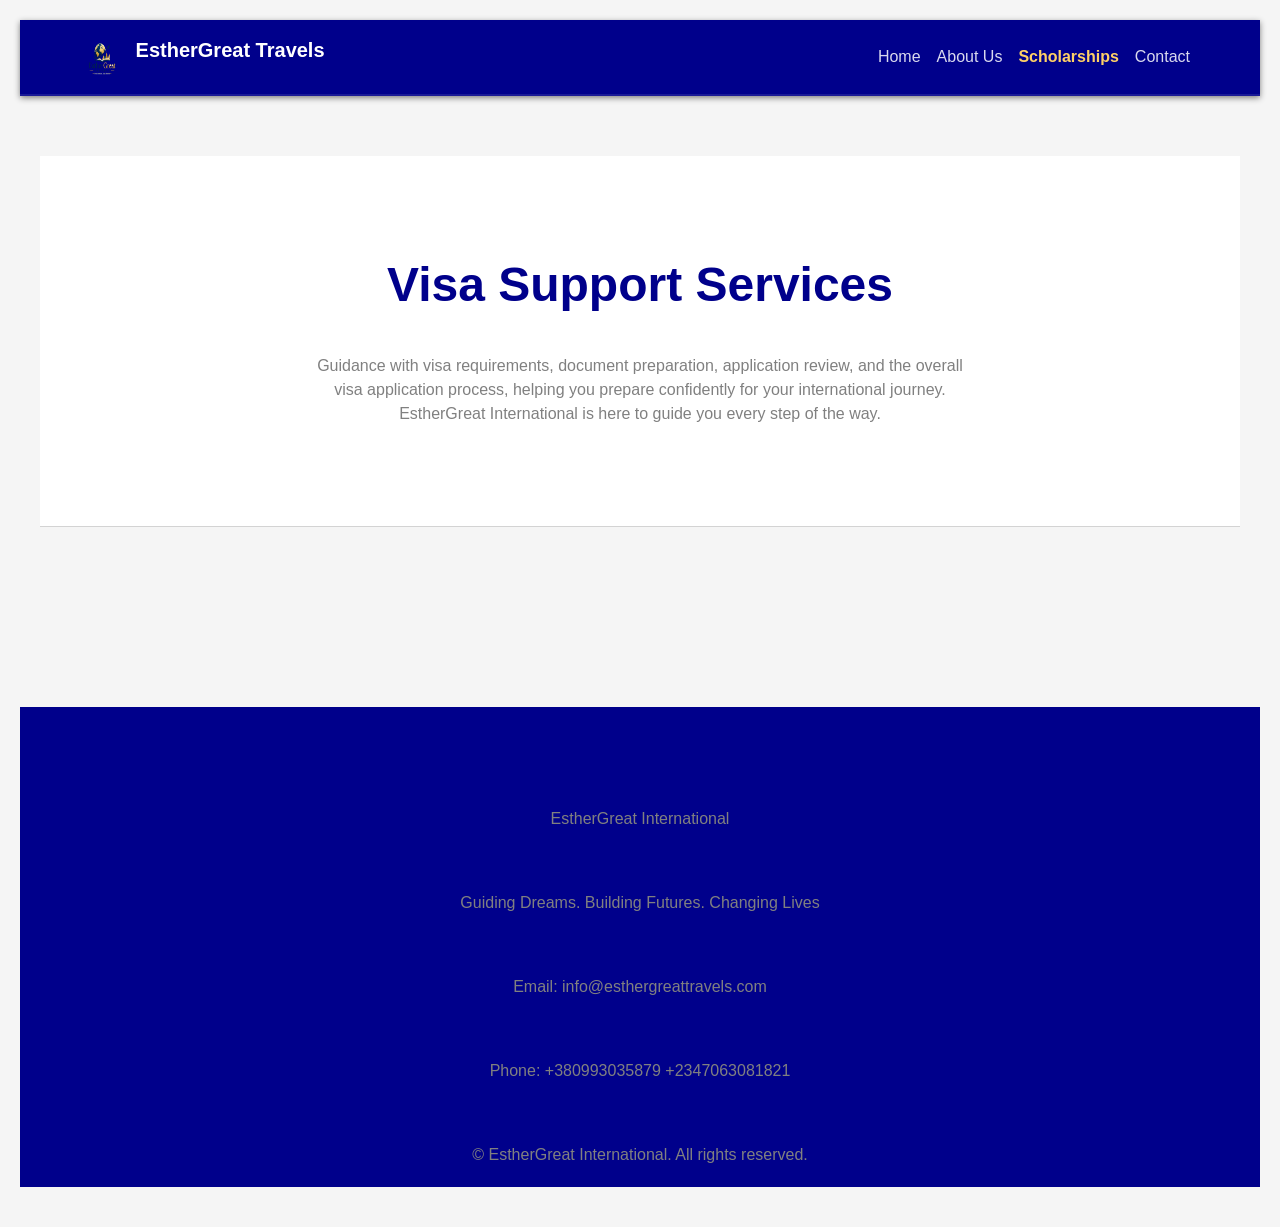
<file: pages/scholarship.html>
<!DOCTYPE html>
<html>
<head>
    <meta charset="UTF-8">
    <meta name="viewport" content="width=device-width, initial-scale=1.0">
    <title>Scholarships - EstherGreat Travels</title>
    <link href="https://cdn.jsdelivr.net/npm/bootstrap@5.3.3/dist/css/bootstrap.min.css" rel="stylesheet">
    <link href="https://cdn.jsdelivr.net/npm/bootstrap-icons@1.11.3/font/bootstrap-icons.min.css" rel="stylesheet">
    <link rel="stylesheet" href="../assets/css/style.css">
  </head>

  <body>

<nav class="navbar navbar-expand-lg navbar-dark navbar-esther">
    <div class="container">
      <a class="navbar-brand" href="../index.html">
        <img src="../assets/images/logo.jpg" alt="EstherGreat Travels logo" width="40" height="40" class="d-inline-block align-text-top me-2 rounded-circle">
        EstherGreat Travels
      </a>
      <button class="navbar-toggler" type="button" data-bs-toggle="collapse" data-bs-target="#estherMainNav" aria-controls="estherMainNav" aria-expanded="false" aria-label="Toggle navigation">
        <span class="navbar-toggler-icon"></span>
      </button>
      <div class="collapse navbar-collapse" id="estherMainNav">
        <ul class="navbar-nav ms-auto mb-2 mb-lg-0">
          <li class="nav-item">
            <a class="nav-link" href="../index.html">Home</a>
          </li>
          <li class="nav-item">
            <a class="nav-link" href="about.html">About Us</a>
          </li>
          <li class="nav-item">
            <a class="nav-link active" aria-current="page" href="scholarship.html">Scholarships</a>
          </li>
          <li class="nav-item">
            <a class="nav-link" href="contact.html">Contact</a>
          </li>
        </ul>
      </div>
    </div>
  </nav>

    <section class="hero">

      <header>
           <h1>Visa Support Services</h1>

           <p>
               Guidance with visa requirements, document preparation, application review, and the overall 
               visa application process, helping you prepare confidently for your international journey.
EstherGreat International is here to guide you
                every step of the way.
           </p>

      </header>

    </section>

    <section>

    

    </div>

    </section>

    <footer>

      <p>EstherGreat International</p>

      <p>Guiding Dreams. Building Futures. Changing Lives
          
      </p>
    
      <p>Email:
info@esthergreattravels.com</p>

      <P>Phone: +380993035879
                +2347063081821

      <p>&copy; <span id="year"></span> EstherGreat International.
All rights reserved.</p>

    </footer>

    <script src="https://cdn.jsdelivr.net/npm/bootstrap@5.3.3/dist/js/bootstrap.bundle.min.js"></script>
    <script src="../assets/js/year.js"></script>
    
  </body>
</html>
</file>
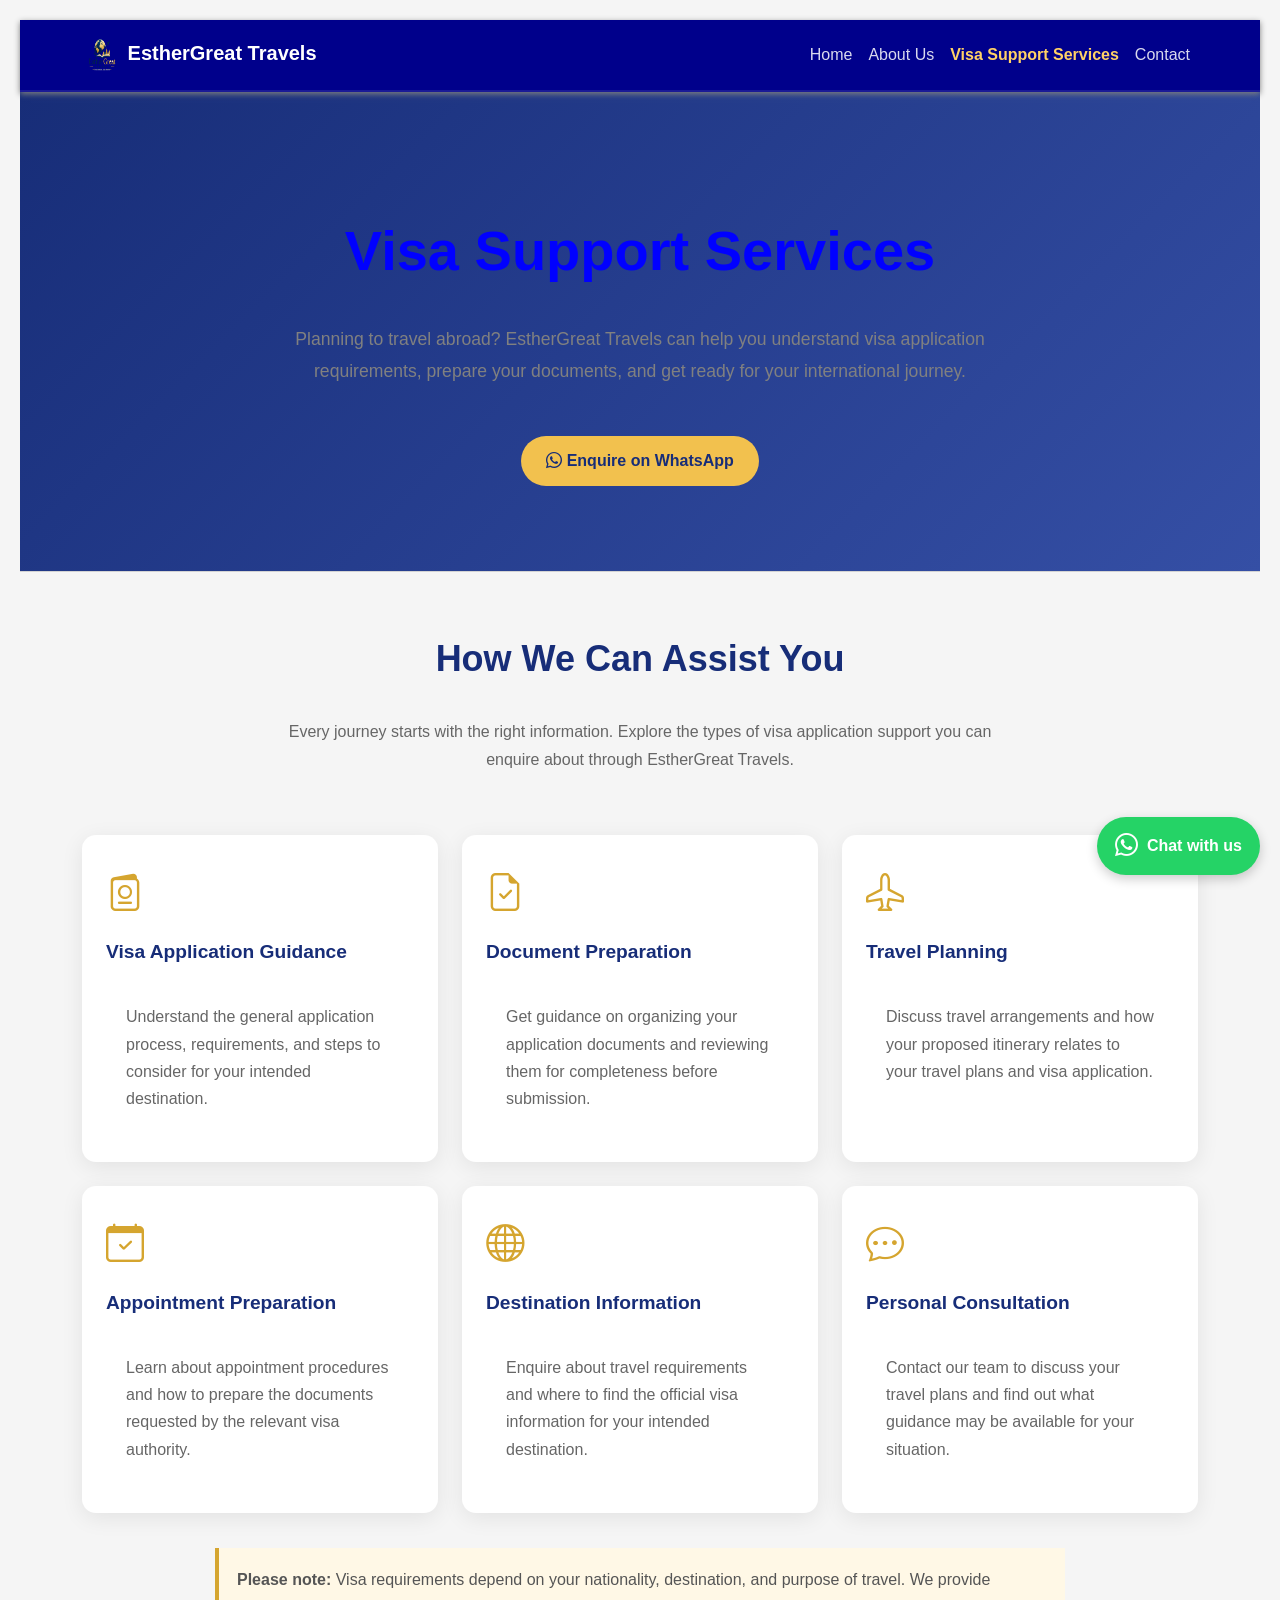
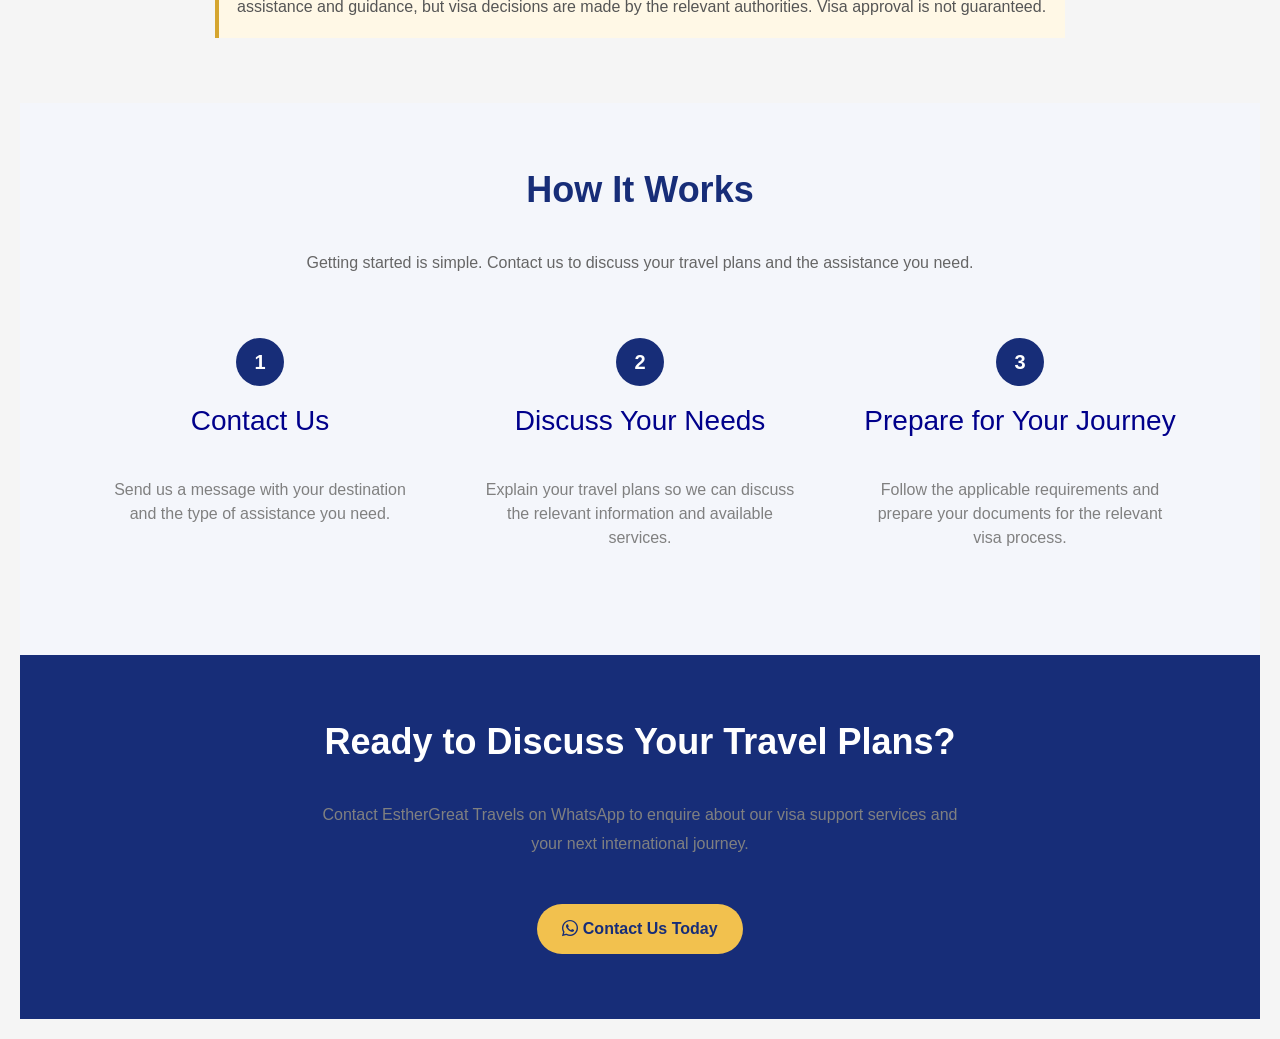
<file: pages/visa-support.html>
<!DOCTYPE html>
<html lang="en">
<head>
    <meta charset="UTF-8">
    <meta name="viewport" content="width=device-width, initial-scale=1.0">

    <title>Visa Support Services | EstherGreat Travels</title>

    <!-- Bootstrap CSS -->
    <link href="https://cdn.jsdelivr.net/npm/bootstrap@5.3.3/dist/css/bootstrap.min.css"
          rel="stylesheet">

    <!-- Bootstrap Icons -->
    <link href="https://cdn.jsdelivr.net/npm/bootstrap-icons@1.11.3/font/bootstrap-icons.min.css"
          rel="stylesheet">

    <!-- Main Website CSS -->
    <link rel="stylesheet" href="../assets/css/style.css">

    <style>
        .visa-hero {
            background: linear-gradient(135deg, #172d78, #354fa5);
            color: white;
            padding: 85px 20px;
            text-align: center;
        }

        .visa-hero h1 {
            font-size: clamp(2rem, 5vw, 3.5rem);
            font-weight: 700;
            margin-bottom: 20px;
        }

        .visa-hero p {
            max-width: 750px;
            margin: 0 auto 28px;
            font-size: 1.1rem;
            line-height: 1.8;
        }

        .visa-button {
            display: inline-block;
            background: #f2c14e;
            color: #172d78;
            padding: 13px 25px;
            border-radius: 30px;
            text-decoration: none;
            font-weight: 700;
            transition: 0.3s;
        }

        .visa-button:hover {
            background: #ffffff;
            color: #172d78;
        }

        .visa-section {
            padding: 65px 20px;
        }

        .visa-section h2 {
            text-align: center;
            color: #172d78;
            font-weight: 700;
            margin-bottom: 18px;
        }

        .visa-intro {
            max-width: 750px;
            text-align: center;
            margin: 0 auto 40px;
            color: #666;
            line-height: 1.8;
        }

        .visa-card {
            height: 100%;
            padding: 30px 24px;
            border-radius: 14px;
            background: #ffffff;
            box-shadow: 0 5px 22px rgba(0, 0, 0, 0.08);
            transition: transform 0.3s;
        }

        .visa-card:hover {
            transform: translateY(-5px);
        }

        .visa-card i {
            font-size: 38px;
            color: #d5a52f;
            margin-bottom: 18px;
            display: inline-block;
        }

        .visa-card h3 {
            font-size: 1.2rem;
            color: #172d78;
            font-weight: 700;
            margin-bottom: 14px;
        }

        .visa-card p {
            color: #666;
            line-height: 1.7;
            margin-bottom: 0;
        }

        .visa-steps {
            background: #f4f6fb;
        }

        .visa-step-number {
            width: 48px;
            height: 48px;
            display: flex;
            align-items: center;
            justify-content: center;
            border-radius: 50%;
            background: #172d78;
            color: white;
            font-size: 20px;
            font-weight: bold;
            margin: 0 auto 18px;
        }

        .visa-contact {
            background: #172d78;
            color: white;
            text-align: center;
            padding: 65px 20px;
        }

        .visa-contact h2 {
            color: white;
            font-weight: 700;
            margin-bottom: 18px;
        }

        .visa-contact p {
            max-width: 700px;
            margin: 0 auto 25px;
            line-height: 1.8;
        }

        .visa-note {
            max-width: 850px;
            margin: 35px auto 0;
            padding: 18px;
            background: #fff8e6;
            border-left: 4px solid #d5a52f;
            color: #555;
            line-height: 1.7;
        }

        .visa-whatsapp {
            position: fixed;
            right: 20px;
            bottom: 25px;
            z-index: 1000;
            display: flex;
            align-items: center;
            gap: 9px;
            padding: 12px 18px;
            border-radius: 50px;
            background: #25D366;
            color: white;
            text-decoration: none;
            font-weight: 700;
            box-shadow: 0 4px 12px rgba(0, 0, 0, 0.2);
        }

        .visa-whatsapp:hover {
            background: #1ebe5d;
            color: white;
        }

        .visa-whatsapp i {
            font-size: 23px;
        }

        @media (max-width: 576px) {
            .visa-hero {
                padding: 60px 18px;
            }

            .visa-section {
                padding: 45px 18px;
            }

            .visa-whatsapp {
                right: 12px;
                bottom: 15px;
                padding: 10px 14px;
                font-size: 13px;
            }
        }
    </style>
</head>

<body>

    <!-- Navigation -->
    <nav class="navbar navbar-expand-lg navbar-dark navbar-esther">
        <div class="container">

            <a class="navbar-brand" href="../index.html">
                <img src="../assets/images/logo.jpg"
                     alt="EstherGreat Travels logo"
                     width="40"
                     height="40"
                     class="d-inline-block align-middle">
                EstherGreat Travels
            </a>

            <button class="navbar-toggler"
                    type="button"
                    data-bs-toggle="collapse"
                    data-bs-target="#visaMainNav"
                    aria-controls="visaMainNav"
                    aria-expanded="false"
                    aria-label="Toggle navigation">
                <span class="navbar-toggler-icon"></span>
            </button>

            <div class="collapse navbar-collapse" id="visaMainNav">
                <ul class="navbar-nav ms-auto">

                    <li class="nav-item">
                        <a class="nav-link" href="../index.html">Home</a>
                    </li>

                    <li class="nav-item">
                        <a class="nav-link" href="about.html">About Us</a>
                    </li>

                    <li class="nav-item">
                        <a class="nav-link active"
                           aria-current="page"
                           href="visa-support.html">
                            Visa Support Services
                        </a>
                    </li>

                    <li class="nav-item">
                        <a class="nav-link" href="contact.html">Contact</a>
                    </li>

                </ul>
            </div>
        </div>
    </nav>

    <!-- Hero Section -->
    <header class="visa-hero">
        <div class="container">

            <h1>Visa Support Services</h1>

            <p>
                Planning to travel abroad? EstherGreat Travels can help you
                understand visa application requirements, prepare your
                documents, and get ready for your international journey.
            </p>

            <a class="visa-button"
               href="https://wa.me/380993035879?text=Hello%20EstherGreat%20Travels!%20I%20would%20like%20to%20enquire%20about%20your%20visa%20support%20services."
               target="_blank"
               rel="noopener noreferrer">
                <i class="bi bi-whatsapp"></i>
                Enquire on WhatsApp
            </a>

        </div>
    </header>

    <main>

        <!-- Services Section -->
        <section class="visa-section">
            <div class="container">

                <h2>How We Can Assist You</h2>

                <p class="visa-intro">
                    Every journey starts with the right information.
                    Explore the types of visa application support you can
                    enquire about through EstherGreat Travels.
                </p>

                <div class="row g-4">

                    <div class="col-md-6 col-lg-4">
                        <div class="visa-card">
                            <i class="bi bi-passport"></i>

                            <h3>Visa Application Guidance</h3>

                            <p>
                                Understand the general application process,
                                requirements, and steps to consider for your
                                intended destination.
                            </p>
                        </div>
                    </div>

                    <div class="col-md-6 col-lg-4">
                        <div class="visa-card">
                            <i class="bi bi-file-earmark-check"></i>

                            <h3>Document Preparation</h3>

                            <p>
                                Get guidance on organizing your application
                                documents and reviewing them for completeness
                                before submission.
                            </p>
                        </div>
                    </div>

                    <div class="col-md-6 col-lg-4">
                        <div class="visa-card">
                            <i class="bi bi-airplane"></i>

                            <h3>Travel Planning</h3>

                            <p>
                                Discuss travel arrangements and how your
                                proposed itinerary relates to your travel
                                plans and visa application.
                            </p>
                        </div>
                    </div>

                    <div class="col-md-6 col-lg-4">
                        <div class="visa-card">
                            <i class="bi bi-calendar-check"></i>

                            <h3>Appointment Preparation</h3>

                            <p>
                                Learn about appointment procedures and how
                                to prepare the documents requested by the
                                relevant visa authority.
                            </p>
                        </div>
                    </div>

                    <div class="col-md-6 col-lg-4">
                        <div class="visa-card">
                            <i class="bi bi-globe"></i>

                            <h3>Destination Information</h3>

                            <p>
                                Enquire about travel requirements and where
                                to find the official visa information for
                                your intended destination.
                            </p>
                        </div>
                    </div>

                    <div class="col-md-6 col-lg-4">
                        <div class="visa-card">
                            <i class="bi bi-chat-dots"></i>

                            <h3>Personal Consultation</h3>

                            <p>
                                Contact our team to discuss your travel plans
                                and find out what guidance may be available
                                for your situation.
                            </p>
                        </div>
                    </div>

                </div>

                <div class="visa-note">
                    <strong>Please note:</strong>
                    Visa requirements depend on your nationality,
                    destination, and purpose of travel. We provide
                    assistance and guidance, but visa decisions are made
                    by the relevant authorities. Visa approval is not
                    guaranteed.
                </div>

            </div>
        </section>

        <!-- How It Works -->
        <section class="visa-section visa-steps">
            <div class="container">

                <h2>How It Works</h2>

                <p class="visa-intro">
                    Getting started is simple. Contact us to discuss your
                    travel plans and the assistance you need.
                </p>

                <div class="row g-4">

                    <div class="col-md-4 text-center">
                        <div class="visa-step-number">1</div>

                        <h3>Contact Us</h3>

                        <p>
                            Send us a message with your destination and
                            the type of assistance you need.
                        </p>
                    </div>

                    <div class="col-md-4 text-center">
                        <div class="visa-step-number">2</div>

                        <h3>Discuss Your Needs</h3>

                        <p>
                            Explain your travel plans so we can discuss
                            the relevant information and available services.
                        </p>
                    </div>

                    <div class="col-md-4 text-center">
                        <div class="visa-step-number">3</div>

                        <h3>Prepare for Your Journey</h3>

                        <p>
                            Follow the applicable requirements and prepare
                            your documents for the relevant visa process.
                        </p>
                    </div>

                </div>
            </div>
        </section>

        <!-- Contact Section -->
        <section class="visa-contact">
            <div class="container">

                <h2>Ready to Discuss Your Travel Plans?</h2>

                <p>
                    Contact EstherGreat Travels on WhatsApp to enquire
                    about our visa support services and your next
                    international journey.
                </p>

                <a class="visa-button"
                   href="https://wa.me/380993035879?text=Hello%20EstherGreat%20Travels!%20I%20would%20like%20to%20discuss%20my%20travel%20and%20visa%20support%20needs."
                   target="_blank"
                   rel="noopener noreferrer">
                    <i class="bi bi-whatsapp"></i>
                    Contact Us Today
                </a>

            </div>
        </section>

    </main>

    <!-- Floating WhatsApp Button -->
    <a class="visa-whatsapp"
       href="https://wa.me/380993035879?text=Hello%20EstherGreat%20Travels!%20I%20have%20a%20question%20about%20visa%20support."
       target="_blank"
       rel="noopener noreferrer"
       aria-label="Chat with EstherGreat Travels on WhatsApp">

        <i class="bi bi-whatsapp"></i>
        <span>Chat with us</span>

    </a>

    <!-- Bootstrap JavaScript -->
    <script src="https://cdn.jsdelivr.net/npm/bootstrap@5.3.3/dist/js/bootstrap.bundle.min.js"></script>

</body>
</html>
</file>
<file: assets/css/style.css>
h1 {
  color: blue;
  text-align: center ;
  font-size: 48px;
  margin-top: 40px;
  font-weight: bold;
}  

p {
  color: gray;
  padding: 20px ;
  max-width: 700px;
  margin: 20px auto;
}

a {
  color: darkblue;
  text-decoration: none;
  cursor: pointer;
}

a:hover {
  color: blue;
}

body {
  background-color: whitesmoke;
  font-family: Arial, sans-serif;
  padding: 20px;
}

.navbar-esther {
  background-color: darkblue;
  border-bottom: 2px solid rgba(255, 255, 255, 0.1);
  box-shadow: 0 2px 6px gray;
  padding: 10px 0;
}

.navbar-esther .navbar-brand {
  color: white;
  font-weight: bold;
  font-size: 20px;
}

.navbar-esther .navbar-brand:hover {
  color: white;
}

.navbar-esther .navbar-toggler {
  border-color: rgba(255, 255, 255, 0.5);
}

.navbar-esther .navbar-toggler:focus {
  box-shadow: 0 0 0 3px rgba(255, 255, 255, 0.25);
}

.navbar-esther .navbar-toggler-icon {
  background-image: url("data:image/svg+xml,%3csvg xmlns='http://www.w3.org/2000/svg' viewBox='0 0 30 30'%3e%3cpath stroke='rgba%28255,255,255,0.75%29' stroke-linecap='round' stroke-miterlimit='10' stroke-width='2' d='M4 7h22M4 15h22M4 23h22'/%3e%3c/svg%3e");
}

.navbar-esther .nav-link {
  color: rgba(255, 255, 255, 0.85);
  font-weight: 500;
  transition: color 0.3s;
}

.navbar-esther .nav-link:hover {
  color: white;
}

.navbar-esther .nav-link.active {
  color: #ffd166;
  font-weight: bold;
}

img {
  max-width: 100%;
}

header {
  text-align: center;
  padding: 60px 20px;
  background-color: white;
  border-bottom: 1px solid lightgray;

}

section {
  padding: 40px 20px;
}

h2 {
  color: darkblue;
  text-align: center;
  font-size: 36px;
  margin-bottom: 20px;
}

ul li {
  list-style: none;
  text-align: center;

}

.card {
  background-color: white;
  width: 250px;
  padding: 20px;
  border-radius: 8px;
  flex: 1;
  box-shadow: 0 4px 10px lightgray;
  cursor: pointer;
  transition: transform 0.3s, background-color 0.3s;
  border: 1px solid lightgray;
}

.card:hover {
  transform: translateY(-5px);
  background-color: #f5f9ff;
}

h3 {
  margin-bottom: 15px;
  color: darkblue;
}

.card p {
  line-height: 1.6;
  color: #555;
}


@media (max-width: 768px) {
  .card {
    width: 100%;
  }

  nav ul {
    flex-direction: column;
  }
}


.hero {
  text-align: center;
  padding: 60px 20px;
}


.hero h1 {
  font-size: 48px;
  color: darkblue;
  margin-bottom: 20px;
}


.hero-button {
  display: inline-block;
  background-color: darkblue;
  color: white;
  padding: 12px 25px;
  text-decoration: none;
  border-radius: 5px;
  transition: background-color 0.3s;
  margin-top: 20px;
  font-weight: bold;
  box-shadow: 0 2px 6px lightgray;
}


.hero-button:hover {
  background-color: royalblue;
  transform: translateY(-3px);
}

.contact-form {
  max-width: 700px;
  margin: 40px auto;
  padding: 20px;
}

.contact-form h2 {
  text-align: center;
  color: darkblue;
  margin-bottom: 20px;
}

.contact-form input,
.contact-form textarea {
  width: 100%;
  padding: 12px;
  margin-top: 8px;
  margin-bottom: 20px;
  border: 1px solid lightgray;
  border-radius: 5px;
  box-sizing: border-box;
}

.contact-form button {
  background-color: darkblue;
  color: white;
  padding: 12px 25px;
  border: none;
  border-radius: 5px;
  cursor: pointer;
  font-size: 16px;
  font-weight: bold;
  transition: background-color 0.3s;
}

.contact-form button:hover {
  background-color: navy;
}

.hero img {
  display: block;
  width: 100%;
  max-width: 700px;
  margin: 20px auto;
  border-radius: 10px;
  box-shadow: 0 4px 10px lightgray;
}

.destinations {
  text-align: center;
  padding: 40px;
}

.services {
  display: flex;
  justify-content: center;
  gap: 20px;
  flex-wrap: wrap;
}

.services-cta {
  text-align: center;
  margin-top: 30px;
}




.card img {
  width: 100%;
  height: 150px;
  object-fit: cover;
  border-radius: 8px;
}

.site-header {
  text-align: center;
  padding: 20px;
}

.site-header img {
  width: 100px;
  border-radius: 50%;
}

.site-header h1 {
  color: darkblue;
  margin-top: 10px;
}


footer {
  background-color: darkblue;
  color: white;
  text-align: center;
  padding: 60px 30px 0;
  margin-top: 40px;
}

.footer-grid {
  display: grid;
  grid-template-columns: repeat(auto-fit, minmax(220px, 1fr));
  gap: 40px;
  max-width: 1200px;
  margin: 0 auto;
  padding-bottom: 40px;
  text-align: left;
}

.footer-col img {
  width: 80px;
  height: 80px;
  border-radius: 50%;
  object-fit: contain;
  background-color: white;
  padding: 5px;
  margin-bottom: 15px;
}

.footer-col h4 {
  color: white;
  font-size: 14px;
  text-transform: uppercase;
  letter-spacing: 1px;
  margin-bottom: 15px;
}

.footer-col p {
  color: lightgray;
  margin: 8px 0;
  padding: 0;
  max-width: none;
}

.footer-bottom {
  border-top: 1px solid rgba(255, 255, 255, 0.2);
  padding: 20px 30px;
  text-align: center;
}

.footer-bottom p {
  color: lightgray;
  margin: 0;
  padding: 0;
  max-width: none;
}

.footer-socials {
  display: flex;
  gap: 12px;
  margin-top: 5px;
}

.footer-socials a {
  display: inline-flex;
  align-items: center;
  justify-content: center;
  width: 40px;
  height: 40px;
  border-radius: 50%;
  background-color: rgba(255, 255, 255, 0.12);
  color: white;
  font-size: 18px;
  border: 1px solid rgba(255, 255, 255, 0.25);
  transition: background-color 0.3s, transform 0.3s;
}

.footer-socials a:hover {
  background-color: royalblue;
  color: white;
  transform: translateY(-3px);
}


.cta {
  text-align: center;
  background-color: lightblue;
  padding: 40px;
  margin-top: 40px;
}

.cta h2 {
  color: darkblue;
}

.cta p {
  max-width: 700px;
  margin: 20px auto;
}


@media (max-width: 600px) {

  .services {
    flex-direction: column;
    align-items: center;
  }

  .card {
    width: 90%;
  }

  .site-header h1 {
    font-size: 32px;
  }

}


.faq {
  background-color: #eef2f8;
  padding: 60px 20px;
}

.faq h2 {
  text-align: center;
  color: darkblue;
  margin-bottom: 30px;
}

.faq .container {
  max-width: 800px;
}

.faq .accordion-item {
  border: 1px solid #e0e6f0;
  border-radius: 8px;
  margin-bottom: 12px;
  overflow: hidden;
  box-shadow: 0 2px 6px rgba(0, 0, 139, 0.06);
}

.faq .accordion-button {
  font-weight: bold;
  color: darkblue;
  background-color: white;
  padding: 18px 20px;
}

.faq .accordion-button:not(.collapsed) {
  background-color: #f5f9ff;
  color: darkblue;
  box-shadow: none;
}

.faq .accordion-button:not(.collapsed)::after {
  filter: hue-rotate(180deg);
}

.faq .accordion-button:focus {
  box-shadow: 0 0 0 3px rgba(0, 0, 139, 0.15);
}

.faq .accordion-body {
  color: #555;
  line-height: 1.6;
}


footer a {
  color: white;
  text-decoration: none;
  transition: color 0.3s;
}

footer a:hover {
  color: lightblue;
}


.newsletter {
  background-color: whitesmoke;
  text-align: center;
  padding: 40px;
  margin-top: 40px;
}

.newsletter input {
  padding: 10px;
  width: 250px;
  border: 1px solid lightgray;
  border-radius: 5px;
}

.newsletter button {
  padding: 12px 25px;
  background-color: darkblue;
  color: white;
  border: none;
  border-radius: 5px;
  cursor: pointer;
  font-weight: bold;
  transition: background-color 0.3s;
}

.newsletter button:hover {
  background-color: royalblue;
}

.team {
  text-align: center;
  padding: 40px;
}

.team img {
  width: 120px;
  height: 120px;
  border-radius: 50%;
  object-fit: contain;
  background-color: white;
  padding: 5px;
  margin-bottom: 15px;
}


.about {
  max-width: 900px;
  margin: 40px auto;
  padding: 20px;
  line-height: 1.8;
}

.about h2 {
  color: darkblue;
  text-align: center;
  margin-bottom: 20px;
}

.office-hours {
        text-align: center;
        padding: 30px;
}

.office-hours h2 {
  color: darkblue;
  margin-bottom: 15px;
}

/* Floating WhatsApp Button */
.whatsapp-float {
    position: fixed;
    bottom: 25px;
    right: 20px;
    z-index: 1000;

    display: flex;
    align-items: center;
    gap: 10px;

    background-color: #25D366;
    color: white;

    padding: 12px 18px;
    border-radius: 50px;

    text-decoration: none;
    font-size: 15px;
    font-weight: bold;

    box-shadow: 0 4px 12px rgba(0, 0, 0, 0.2);

    transition: transform 0.3s ease;
}

.whatsapp-float i {
    font-size: 24px;
}

.whatsapp-float:hover {
    background-color: #1ebe5d;
    color: white;
    transform: translateY(-3px);
}

@media (max-width: 576px) {
    .whatsapp-float {
        bottom: 15px;
        right: 12px;
        padding: 10px 14px;
        font-size: 13px;
    }

    .whatsapp-float i {
        font-size: 22px;
    }
}
</file>
